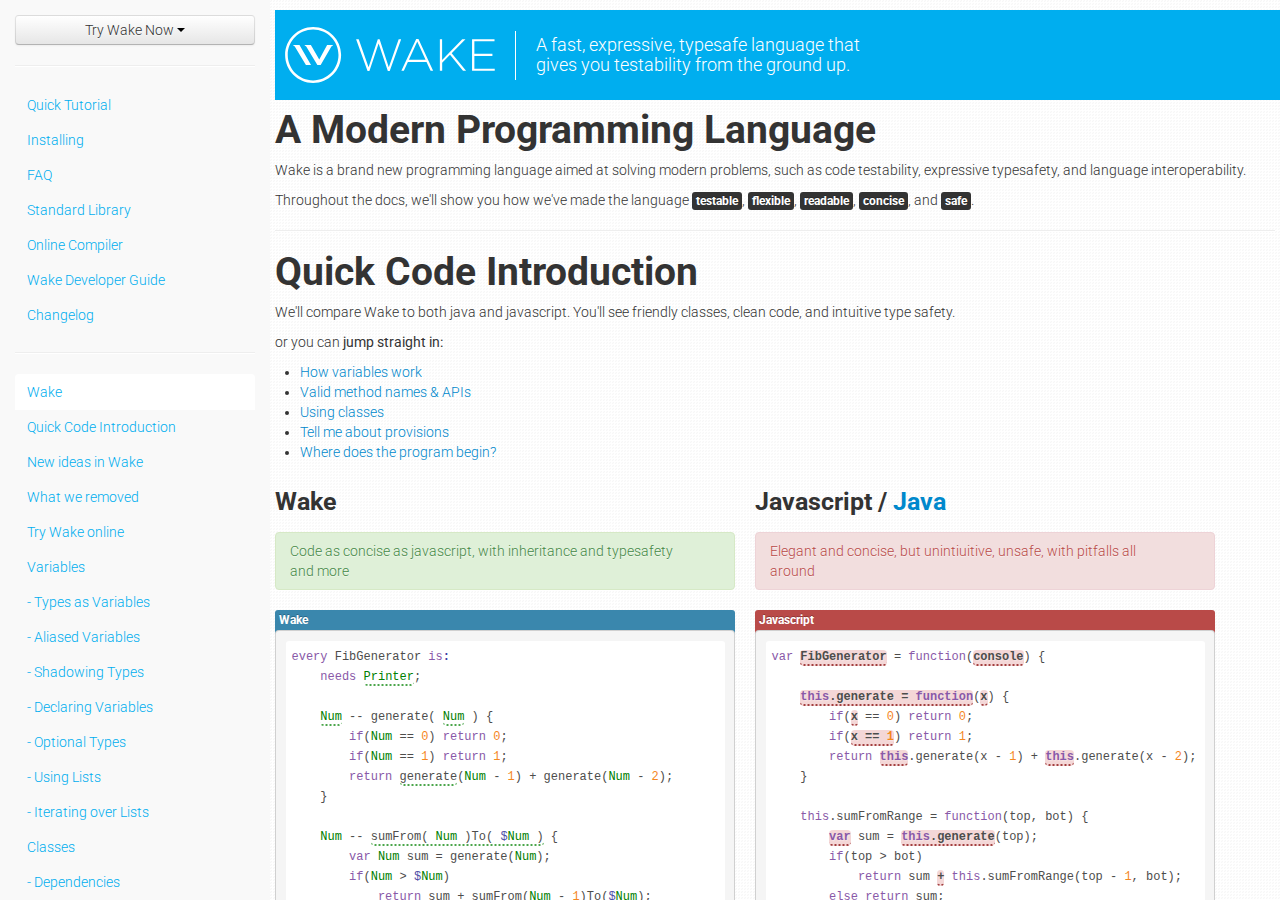
<file: index.html>
<!DOCTYPE html>
<html>
	<head>
		<title>Wake The Language</title>
		<meta name="viewport" content="width=device-width, initial-scale=1.0">
		<!-- Bootstrap -->
		<link href="bootstrap/css/bootstrap.min.css" rel="stylesheet" media="screen">
		<link rel="stylesheet" href="/highlight.js/styles/tomorrow.css">
		<script src="/highlight.js/highlight.pack.js"></script>
		<script src="//ajax.googleapis.com/ajax/libs/jquery/1.10.2/jquery.min.js"></script>
		<script type="text/javascript" src="page.js"></script>
		<link rel="stylesheet" type="text/css" href="page.css">
		<link href='http://fonts.googleapis.com/css?family=Roboto:100,300,400,500,700' rel='stylesheet' type='text/css'>
	</head>
	<body>
		<div class="mynavbar">
				<div class="btn-group" style="width: 100%">
					<a class="btn btn-block dropdown-toggle" data-toggle="dropdown" href="#">
						Try Wake Now
						<span class="caret"></span>
					</a>
					<ul class="dropdown-menu">
						<li><a href="TryWake.php">Try it Online</a></li>
						<li><a href="installing.html">Installation</a></li>
						<li><a href="howto.html">Quick Tutorial</a></li>
						<li><a href="https://github.com/MichaelRFairhurst/wake-compiler">View on Github</a></li>
					</ul>
				</div>
			<hr />
			<ul class="nav nav-tabs nav-stacked">
				<li><a href="howto.html">Quick Tutorial</a></li>
				<li><a href="installing.html">Installing</a></li>
				<li><a href="faq.html">FAQ</a></li>
				<li><a href="std.html">Standard Library</a></li>
				<li><a href="TryWake.php">Online Compiler</a></li>
				<li><a href="contributing.html">Wake Developer Guide</a></li>
				<li><a href="changelog.html">Changelog</a></li>
			</ul>
			<hr />
			<ul class="nav nav-tabs nav-stacked">
				<li><a href="#intro">Wake</a></li>
				<li><a href="#codeinto">Quick Code Introduction</a></li>
				<li><a href="#new">New ideas in Wake</a></li>
				<li><a href="#removals">What we removed</a></li>
				<li><a href="#trywake">Try Wake online</a></li>
				<li><a href="#variables">Variables</a></li>
				<li><a href="#typevariables">- Types as Variables</a></li>
				<li><a href="#aliases">- Aliased Variables</a></li>
				<li><a href="#shadowing">- Shadowing Types</a></li>
				<li><a href="#declarations">- Declaring Variables</a></li>
				<li><a href="#optionals">- Optional Types</a></li>
				<li><a href="#lists">- Using Lists</a></li>
				<li><a href="#iterating">- Iterating over Lists</a></li>
				<li><a href="#classes">Classes</a></li>
				<li><a href="#dependencies">- Dependencies</a></li>
				<li><a href="#properties">- Properties</a></li>
				<li><a href="#inheritance">- Inheritance</a></li>
				<li><a href="#methods">Methods</a></li>
				<li><a href="#invoking">- Invoking Methods</a></li>
				<li><a href="#overloading">- Overloading Methods</a></li>
				<li><a href="#generics">Generics</a></li>
				<li><a href="#provisions">Provisions</a></li>
				<li><a href="#plainprovisions">- Plain Provisions</a></li>
				<li><a href="#specializedprovisions">- Specialized Provisions</a></li>
				<li><a href="#primitiveprovisions">- Providing Primitive Values</a></li>
				<li><a href="#ctorprovisions">- Constructor Provisions</a></li>
				<li><a href="#provisionargs">- Provisions Arguments</a></li>
				<li><a href="#behavioralprovisions">- Behavioral Provisions</a></li>
				<li><a href="#ternaries">Ternary Operators</a></li>
				<li><a href="#annotations">Annotations</a></li>
				<li><a href="#entry">Program entry points</a></li>
			</ul>
		</div>
		<div class="opennav"><button class="btn btn-inverse btn-small"><i class="icon-align-justify icon-white"></i></button></div>
		<div class="content" data-spy="scroll" data-target=".mynavbar">
			<div class="inner-content">

			<div id="intro">
				<div id="logo"><a href="/"><img src="images/wake-logo.svg" alt="Wake Logo"></a></div>
				<p class="logo-label-label"><span class="divider"></span><span>A fast, expressive, typesafe language that<br>gives you testability from the ground up.</span></p>
			</div>
			<h1>A Modern Programming Language</h1>
			<p>Wake is a brand new programming language aimed at solving modern problems, such as code testability, expressive typesafety, and language interoperability.</p>
			<p>Throughout the docs, we'll show you how we've made the language <span class="label label-inverse">testable</span>, <span class="label label-inverse">flexible</span>, <span class="label label-inverse">readable</span>, <span class="label label-inverse">concise</span>, and <span class="label label-inverse">safe</span>.</p>
			<hr />
			<h1 id="codeinto">Quick Code Introduction</h1>
			<p>We'll compare Wake to both java and javascript. You'll see friendly classes, clean code, and intuitive type safety.</p>
			<p>or you can <b>jump straight in:</b></p>
			<ul>
				<li><a href="#variables">How variables work</a></li>
				<li><a href="#methods">Valid method names &amp; APIs</a></li>
				<li><a href="#classes">Using classes</a></li>
				<li><a href="#provisions">Tell me about provisions</a></li>
				<li><a href="#entry">Where does the program begin?</a></li>
			</ul>
			<div class="row">
				<div class="span6">
					<h3>Wake</h3>
					<div class="alert alert-success" immovable>Code as concise as javascript, with inheritance and typesafety and more</div>
					<span class="label label-info">Wake</span>
					<pre><code class="wake"
>every FibGenerator is:
    needs <span class="goodcode" title="Ask and you are guaranteed to receive a capable Printer.">Printer</span>;

    <span class="goodcode" title="The compiler lends a hand, only Nums can be returned.">Num</span> -- generate( <span class="goodcode" title="Only accept Nums, with compact syntax.">Num</span> ) {
        if(Num == 0) return 0;
        if(Num == 1) return 1;
        return <span class="goodcode" title="Compact means of calling class methods">generate</span>(Num - 1) + generate(Num - 2);
    }

    Num -- <span class="goodcode" title="A uniquely clear method naming system">sumFrom( Num )To( $Num )</span> {
        var Num sum = generate(Num);
        if(Num &gt; $Num)
            return sum + sumFrom(Num - 1)To($Num);
        else return sum;
    }

    printUpTo( Num ) {
        if(Num &gt; 0) printUpTo(Num);
        Printer.<span class="goodcode" title="Intuitive method overloading">print</span>(generate(Num));
    }</code></pre>
				</div>
				<div class="span6" id="javascript">
					<h3>Javascript / <a onclick="$('#java').show();$('#javascript').hide();">Java</a></h3>
					<div class="alert alert-error" immovable>Elegant and concise, but unintiuitive, unsafe, with pitfalls all around</div>
					<span class="label label-important">Javascript</span>
					<pre><code class="javascript"
>var <span class="badcode" title="Not clearly a class definition, and in fact, isnt always a class">FibGenerator</span> = function(<span class="badcode" title="You can ask for a console, but cannot guarantee you'll get one.">console</span>) {

    <span class="badcode" title="Unintuitive method syntax.">this.generate = function</span>(<span class="badcode" title="There is no way of knowing if x is a number, or even exists at all.">x</span>) {
    	if(<span class="badcode" title="If this were misspelled (or capitalized) there would be no errors revealed until runtime.">x</span> == 0) return 0;
        if(<span class="badcode" title="Passing a string into this function is legal, and will never equal one or zero, and therefore will result in an endless loop.">x == 1</span>) return 1;
        return <span class="badcode" title="Overly verbose method calls">this</span>.generate(x - 1) + <span class="badcode" title="If generate were a private method, 'this' would be unusable, which is only revealable at runtime.">this</span>.generate(x - 2);
    }

    this.sumFromRange = function(top, bot) {
        <span class="badcode" title="The var keyword is easily forgotten, resulting in overwriting global variables.">var</span> sum = <span class="badcode" title="Unsafe. Generate can be redefined to any function with any return type.">this.generate</span>(top);
        if(top &gt; bot)
            return sum <span class="badcode" title="If either operand returns strings, the result is '12' rather than '3'.">+</span> this.sumFromRange(top - 1, bot);
        else return sum;
    }

    this.printUpTo = function(x) {
        if(x &gt; 0) this.printUpTo(x);
    	<span class="badcode" title="No compiler warning for using a console that may not exist.">console.log</span>(this.generate(x));
    }
}</code></pre>
				</div>
				<div class="span6" style="display:none" id="java">
					<h3><a onclick="$('#java').hide();$('#javascript').show();">Javascript</a> / Java</h3>
					<div class="alert alert-error" immovable>Powerful and typesafe at the expense of clunky boilerplate</div>
					<span class="label label-important">Java</span>
					<pre><code class="java"
>class FibGenerator {

    <span class="badcode" title="Part one of three in requiring a printer. Verbose, and ultimately our printer may still be null.">private Printer printer;</span>

    <span class="badcode" title="Allowing public constructors enables the untestable and unnecessary singleton pattern.">public</span> <span class="badcode" title="Unintuitive constructor syntax.">FibGenerator</span>(<span class="badcode" title="Repetitive type declaration">Printer</span> <span class="badcode" title="Meaningless name creation to keep myprinter distinct from printer">myprinter</span>) {
        <span class="badcode" title="Step three in requiring a printer">printer = myprinter</span>;
    }

    <span class="badcode" title="No convention over configuration, public and private must always be specified.">public</span> int generate(<span class="badcode" title="verbose type systems can encourage programmers to use uninformative names like 'x'">int x</span>) {
        if(x == 0) return 0;
        if(x == 1) return 1;
        return generate(x - 1) + generate(x - 2);
    }

    public int sumFromRange(int top, int bot) {
        <span class="badcode" title="Declarations can at any point be overriding previous declarations, making the original variable unusable until scope ends, often with no compiler error.">int sum</span> = generate(top);
        if(top &gt; bot)
            return sum + sumFromRange(top - 1, bot);
        else return sum;
    }

    public void printUpTo = function(int x) {
        if(x &gt; 0) printUpTo(x);
        myprinter.print(this.generate(x).<span class="badcode" title="Casting strings and ints can take micromanaging from the programmer.">toString</span>());
    }</code></pre>
				</div>
			</div>
			<hr />
			<h1 id="new">New ideas in Wake</h1>
			<p>We've both created and borrowed some cutting edge ideas.</p>

			<div class="row">
				<div class="span3">
					<h4>Provisions</h4><span class="label label-inverse">testable</span> <span class="label label-inverse">flexible</span>
				</div>
				<div class="span5">
					<br /><blockquote>Use provisions to keep a testable and extensible seam between every class.</blockquote>
				</div>
				<div class="span4">
					<br /><div class="alert alert-success" immovable>This makes testability and flexibility a language feature.</div>
				</div>
			</div>

			<div class="row">
				<div class="span3">
					<h4>Type Inference</h4><span class="label label-inverse">concise</span>
				</div>
				<div class="span5">
					<br /><blockquote>Keep the expressive, clean look of dynamic languages, with a safe type system.</blockquote>
				</div>
				<div class="span4">
					<br /><div class="alert alert-success" immovable>This saves you time writing, reading, and refactoring code.</div>
				</div>
			</div>

			<div class="row">
				<div class="span3">
					<h4>Constructor Properties</h4><span class="label label-inverse">testable</span> <span class="label label-inverse">concise</span>
				</div>
				<div class="span5">
					<br /><blockquote>Reduce boiler-plate code by making constructor arguments exactly like properties.</blockquote>
				</div>
				<div class="span4">
					<br /><div class="alert alert-success" immovable>This makes best practices like Aspect-Oriented-Programming intuitive.</div>
				</div>
			</div>

			<div class="row">
				<div class="span3">
					<h4>Two-way polymorphism</h4><span class="label label-inverse">testable</span> <span class="label label-inverse">flexible</span>
				</div>
				<div class="span5">
					<br /><blockquote>Eventually will add this.</blockquote>
				</div>
				<div class="span4">
					<br /><div class="alert alert-success" immovable>This creates testable inheritance by increasing expressive object design.</div>
				</div>
			</div>

			<div class="row">
				<div class="span3">
					<h4>Compilation targets as a language feature</h4><span class="label label-inverse">flexible</span>
				</div>
				<div class="span5">
					<br /><blockquote>A goal of Wake is to compile into anything -- .net, java, javascript, and assembly</blockquote>
				</div>
				<div class="span4">
					<br /><div class="alert alert-success" immovable>This makes Wake libraries usable in every one of your projects.</div>
				</div>
			</div>

			<div class="row">
				<div class="span3">
					<h4>Closures</h4><span class="label label-inverse">flexible</span> <span class="label label-inverse">concise</span>
				</div>
				<div class="span5">
					<br /><blockquote>Wake is part of a small class of strongly-typed, object oriented languages with functional coloring.</blockquote>
				</div>
				<div class="span4">
					<br /><div class="alert alert-success" immovable>This adds concise, elegant, rapid-development to your scalable enterprise apps.</div>
				</div>
			</div>

			<hr />

			<h1 id="removals">What Wake did without</h1>
			<p>Any poor feature in a language can prevent the addition of a powerful one. We made some hard choices to create a strong cocktail of ideas.</p>
			<table class="table">
				<tr>
					<th>What we cut</th>
					<th>Why we cut it</th>
					<th>What it enabled</th>
				</tr>
				<tr>
					<td><b>Static methods</b></td>
					<td><div class="alert alert-error" immovable>Using a static method from a procedure hard-codes implementation rather than interface, decreasing flexibility and testability</div></td>
					<td><span class="label label-success">FIXED</span> You can (and usually should) now use exact type names as variable names, meaning more clarity and fewer keystrokes.</td>
				</tr>
				<tr>
					<td><b>The <code>new</code> keyword</b></td>
					<td><div class="alert alert-error" immovable><code>new</code> mixes application APIs with implementations, and has been replaced with 'provisions.'</div></td>
					<td><span class="label label-success">FIXED</span> Constructors directly translate to properties since they are not functions.</td>
				</tr>
				<tr>
					<td><b>Interface/extension distinction</b></td>
					<td><div class="alert alert-error" immovable>A common best practice is to create an interface for every class, even before its used, resulting in junk code and extra boilerplate.</div></td>
					<td><span class="label label-success">FIXED</span> In Wake you can use any class as an interface, making everything driven by APIs without any additional code.</td>
				</tr>
				<tr>
					<td><b>Abstract classes</b></td>
					<td><div class="alert alert-error" immovable>Abstract classes are a combination of an interface and a class, or a means of locking a class to static methods.</div></td>
					<td><span class="label label-success">FIXED</span> We let the compiler tell you if a class is incomplete, not vice versa, without any management on your part.</td>
				</tr>
				<tr>
					<td><b>Primitive types</b></td>
					<td><div class="alert alert-error" immovable>Primitive types are fast, but without methods they require external behavior to manipulate them.</div></td>
					<td><span class="label label-success">FIXED</span> The compiler handles autoboxing primitives into objects - <code>Num</code>, <code>Bool</code>, <code>Text</code>, etc - and lets you code without managing the conversion.</td>
				</tr>
				<tr>
					<td><b>Cryptic keywords</b></td>
					<td><div class="alert alert-error" immovable><code>Abstract</code>, <code>virtual</code>, <code>volatile</code>, and other cryptic keywords from the 1970s convey very little about what they actually do.</div></td>
					<td><span class="label label-success">FIXED</span> New programmers will find every keyword to be simple, and meaningful, from <code>Text</code> to <code>capable</code> to <code>needs</code>.</td>
				</tr>
			</table>

			<div class="hero-unit" id="trywake">
				<h1 id="trywake">Try Wake Online</h1>
				<p>We handled installing it for you, and with javascript as a compile target, you can run it all right in your browser</p>
				<h3><a href="TryWake.php">Try Wake Online</a></h3>
			</div>

			<hr />

			<h1 id="variables">Making The Most Of Wake Variables</h1>
			<div class="alert alert-success">Variables in Wake come in three forms, all with the goal of meaningful names in minimal keystrokes.</div>
			<h3 id="typevariables">1. Typenames as variables <span class="label label-inverse">concise</span> <span class="label label-inverse">readable</span></h3>
			<p>Since we got rid of static methods, we can save you from repeating yourself meaninglessly in domain-driven code.</p>
			<div class="row">
				<div class="span6">
					<span class="label label-info">Wake</span>
					<pre><code class="wake"
>every Person is:

    needs <span class="goodcode" title="You can tell the compiler its a Num called ID, or, when you want, simply call it a Num.">Num</span>;

    Num -- getId() {
        return <span class="goodcode" title="Here we use our Num ID, that we simply chose to call 'Num.'">Num</span>;
    }

    Bool -- isSameAs(<span class="goodcode" title="Save yourself writing 'Person' twice, and you get the benefit of knowing that Person is a Person.">Person</span>) {
        return getId() == <span class="goodcode" title="Clear, concise, and the programmer knows the type as well as the compiler.">Person</span>.getId();
    }</code></pre>
				</div>
				<div class="span6">
					<span class="label label-important">Java</span>
					<pre><code class="java"
>class Person {

    private <span class="badcode" title="Here we must say its an int, and even though that is often enough to make it unique, we must also name it.">int id</span>;

    public Person(int <span class="badcode" title="Here we have made a useless name to explain that this is not the same Num as the property. The programmer juggles what this means and determines it is a useless distinction.">myid</span>) {
        id = myid;
    }

    public int getId() {
        return id;
    }

    public bool isSameAs(<span class="badcode" title="Here we write this out twice for no good reason, or we name it something else when we only truly care that this variable is a Person.">Person person</span>) {
        return getId() == <span class="badcode" title="This looks almost exactly like a static method call, meaning descriptive variable names can actually create confusion.">person</span>.getId();
    }
}</code></pre>
				</div>
			</div>
			<h3 id="aliases">2. Aliasing <span class="label label-inverse">readable</span> <span class="label label-inverse">safe</span></h3>
			<p>In our previous example, calling a person's ID <code>Num</code> is a bit ambiguous. When a type isn't meaningful for a context, use aliases.</p>
			<p>To aid the compiler, we must write aliases in lowercase, to hint that its not a type. But luckily, it turns out that the same idea is useful to humans as well. It also allows us to write aliases before or after our type to make our code more literate.</p>
			<div class="row">
				<div class="span6">
					<span class="label label-info">Wake</span>
					<pre><code class="wake"
>every Person is:

    needs Num <span class="goodcode" title="Here we give our Num a name.">id</span>;

    Num -- getId() {
        return <span class="goodcode" title="Here we use our Num by its alias, id. We know that it is not a typename.">id</span>
    }

    setIdThenSave(<span class="goodcode" title="You can precede variables with aliases.">newid Num</span>, <span class="goodcode" title="You can also precede variables by their type.">Bool recursively</span>) {
        ...
    }</code></pre>
				</div>
				<div class="span6">
					<span class="label label-important">Java</span>
					<pre><code class="java"
>class Person {

    private int id;

    public Person(int myid) {
        id = myid;
    }

    public int getId() {
        return id;
    }

    public void setIdThenSave(<span class="badcode" title="Sometimes functions read better with types first or second, but you have no choice.">int id</span>, bool recursively) {
        //...
    }
}</code></pre>
				</div>
			</div>
			<h3 id="shadowing">3. Shadowing <span class="label label-inverse">concise</span> <span class="label label-inverse">safe</span></h3>
			<p>Following from the idea that the most meaningful name for a variable often <i>is</i> its type, we have a problem with places like 'setter' methods. The new value is of the same type as the old value, but they must be distinguished.</p>
			<p>Instead of creating meaningless aliases as we arguably did with <code>newid</code>, we can add <code>$</code> to preserve type information while also creating a unique instance</p>
			<span class="label label-info">Wake</span>
			<pre><code class="wake"
>every NumContainer is:

    needs Num;

    Num -- setToNotGreaterThan(<span class="goodcode" title="Here, all we really care about is that Num and $Num are different variables; we don't force you to come up with a unique name.">$Num</span>) {
        if(Num &gt; <span class="goodcode" title="While this can be confusing, this is a usage of $Num the argument rather than Num the property. We let you decide when its appropriate, such as short statements and algorithms.">$Num</span>) Num = $Num;
    }</code></pre>
			<h3 id="declarations">Declaring variables <span class="label label-inverse">concise</span> <span class="label label-inverse">safe</span></h3>
			<p>All these variable names are usable in declarations when preceded with <code>:</code>, or when in properties</p>
			<span class="label label-info">Wake</span>
			<pre><code class="wake"
>every DeclarationExample is:

    <span class="goodcode" title="Here we define an object property.">with Num here = 4;</span>
    with some Num = 4;
    with $Num = 4;
    <span class="goodcode" title="Properties can be public.">with public Num too = 5;</span>

    <span class="goodcode" title="Here we define dependencies.">needs another Num, $$Num, Num again;</span>

    declareThem() {
        <span class="goodcode" title="Here we define variables within a method.">var local Num = 4;</span>
        var second Num = 4;
        var $$$Num = 5;
        <span class="badcode" title="Compiler error! In Wake you cannot redefine variables.">var Num = 3</span>;
    }</code></pre>

			<h3 id="optionals">Optional Types <span class="label label-inverse">typesafe</span></h3>
			<p>Wake will guarantee the existence of most variables, arguments, and return types. This prevents rogue NullPointerExceptions, or segfaults, or fatal errors that large apps in other languages frequently succumb to.</p>
			<p>The flip side to this is that when a value may not exist, it must be declared <i>optional</i> with <code>?</code>. Before using an optional type, the compiler ensures you have accounted for the possibility of it not existing with <code>exists</code> clauses.</p>
			<span class="label label-info">Wake</span>
			<pre><code class="wake"
>every OptionalTypeUsage is:

    Num? -- mayReturnAnNumAndAcceptsAn(Num?) {
        <span class="goodcode" title="You can always assign a real type to an optional one.">Num = 5;</span>
        <span class="goodcode" title="You can always set an optional type to Nothing.">Num = Nothing;</span>
        <span class="goodcode" title="This checks if Num is not Nothing. Inside this block, Num is no longer an optional type.">if Num exists {</span>
            return Num + 7;
        } else {
            return Nothing;
        }
    }
</code></pre>
			<h3 id="lists">Using Lists <span class="label label-inverse">typesafe</span></h3>
			<div class="alert alert-warning">
				For ease of use, the type returned by T[x] is a T, and not a T?. For this reason, getting an unassigned list index will throw an exception so that the type system is happy. Safe array accesses which return T? and do not throw are on the way.
			</div>
			<p>Lists (called Arrays in many other languages) are a way of storing sets of a particular type. They are incredibly useful.</p>
			<span class="label label-info">Wake</span>
			<pre><code class="wake"
>every ListUsage is:

    methodWithListArgument(<span class="goodcode" title="Here we accept a list of Nums">Num[]</span>) {
        <span class="goodcode" title="Set the first Num in the list.">Num[0] = 5;</span>
        <span class="goodcode" title="Declare an empty list of Nums again.">var $Num[] = [];</span>
        <span class="goodcode" title="Declare a list of Nums again, except with three starting values.">var $$Num[] = [1, 2, 3];</span>
        <span class="goodcode" title="Declare a list lists of Nums, containing our lists of Nums.">var combined Num[][] = [Num[], $Num[], $$Num[]];</span>
    }</code></pre>
			<div class="alert alert-warning">You will get an error if you try to declare <code>Num[]</code> in the same scope as <code>Num[][]</code>, and for good reason.</div>
			<p>Unless lists of lists in wake to look like <code>Num[][0]</code> or <code>Num[0][]</code>, we must face an ambiguity problem when <code>Num[]</code> and <code>Num[][]</code> share a scope. Since <code>Num[0]</code> is the correct syntax for both of these variables, the compiler forces you to rename one or the other. This is not the case for <code>Num[]</code> and <code>Num</code>.</p>
			<hr />

			<h3 id="iterating">Iterating over Lists <span class="label label-inverse">concise</span> <span class="label label-inverse">readable</span> <span class="label label-inverse">typesafe</span></h3>
			<p>Since Wake blurs the line between variables and types, we can boast the smallest foreach loop of any language.</p>
			<span class="label label-info">Wake</span>
			<pre><code class="wake"
>every PersonDatabase is:

    delete(Person[]) {
        foreach(<span class="goodcode" title="The compiler reduces Person[] to Person, and performs the following code for each person in our list.">Person[]</span>) Person.delete();
    }</code></pre>
			<div class="alert alert-success">This works as you would expect for shadowed variables, where <code>$Person[]</code> becomes <code>$Person</code>. And it also works for expressions, where <code>foreach(db.getPeople())</code> lets you iterate over <code>Person</code>, since the compiler knows your db returns <code>Person[]</code>.</div>
			<p>Wake also plans to supports giving custom names to the items you iterate over, and will soon support getting the index at the same time.</p>
			<span class="label label-info">Wake</span>
			<pre><code class="wake"
>every PersonDatabase is:

    delete(Person[]) {
        foreach(<span class="goodcode" title="Explicitly name the variable you're iterating over.">$Person</span> in Person[]) $Person.delete();
        foreach(person in Person[]) person.delete();
        foreach(Person[] <span class="goodcode" title="Sometimes its important to know the index of which Person you're iterating over.">at Num</span>) <span class="goodcode" title="Make each person greet themselves - Person and Person[Num] are equivalent.">Person.greet(Person[Num]);</span>
        foreach(person in Person[] at Num) person.greet(Person[Num]);
    }</code></pre>
			<br />

			<h1 id="classes">Classes in Wake <span class="label label-inverse">concise</span> <span class="label label-inverse">readable</span></h1>
			<p>Wake is a truly Object Oriented language, and should come with few surprises here.</p>
			<p>In Wake, everything is an object. A class declaration begins with the keyword <code>every</code> as seen below. Within that definition can be properties, dependencies, a constructor, methods, and provisions.</p>
			<span class="label label-info">Wake</span>
			<pre><code class="wake"
>every MyClass is:
    <span class="goodcode" title="Here we have an object property.">with public Text name;</span>
    <span class="goodcode" title="Properties default to private.">with Text ssn;</span>

    needs <span class="goodcode" title="Here we have dependencies. The object cannot exist without them.">Num id, Printer</span> then {
        <span class="goodcode" title="You can declare 'needs nothing then {...} to have a constructor with no dependencies.">// constructor body</span>
    }

    <span class="goodcode" title="Provisions; the details are in their own section.">provides Text:URL &lt;- 'http://www.wakelang.com';</span>

    <span class="goodcode" title="A method declaration.">Text -- getSSNLastFour() {</span>
        // ...
    }</code></pre>
			<h3 id="dependencies">Dependencies <span class="label label-inverse">concise</span> <span class="label label-inverse">testable</span></h3>
			<p>When an object is constructed, first the dependencies are all resolved by means of provisions. This means that you can simply say your object <code>needs Printer</code>, and you will always have one.</p>
			<span class="label label-info">Wake</span>
			<pre><code class="wake"
>every FileStream is:
    needs Text filename, <span class="goodcode" title="needs can be public properties, too.">public OutStream;</span></code></pre>
			<h3 id="properties">Properties <span class="label label-inverse">flexible</span></h3>
			<p>At this point the object has its dependencies met, and each property can use the needs in their initialization. Then the constructor is called.</p>
			<span class="label label-info">Wake</span>
			<pre><code class="wake"
>every IncrementingProperties is:
    needs Num starter, Printer {
        Printer.print(<span class="goodcode" title="By now, the property sum exists.">sum</span>);
    }

    with Num <span class="goodcode" title="When plusone is declared, starter already exists since its a dependency.">plusone = starter + 1;</span>
    with Num <span class="goodcode" title="Since plustwo is declared after plusone, we can use it to evaluate its initial value.">plustwo = starter + 2;</span></code></pre>
			<h3 id="inheritance">Inheritance <span class="label label-inverse">testable</span> <span class="label label-inverse">flexible</span> <span class="label label-inverse">readable</span></h3>
			<p>Every class can be inherited with or without keeping behavior, with the keywords <code>a</code>/<code>an</code>, and <code>capable</code>. Usually in small projects the point of inheritance is to copy the code from that class, however, it is not always desirable. If you use <code>capable</code>, you must rewrite the methods of your child class. These actions are called <i>extending</i> vs <i>implementing</i>.</p>
			<p>An additional value to implementing classes with <code>capable</code> instead of extending classes with <code>a</code>/<code>an</code>, is that you can implement multiple classes even though you can only extend one class.</p>
			<p>An object which extends or implements another class can be used as that subclass elsewhere in the code.</p>
			<span class="label label-info">Wake</span>
			<pre><code class="wake"
>every BaseClass is:

    myMethod(Printer) {
        Printer.print("BaseClass");
    }

every SubClass (<span class="goodcode" title="Subclass extends BaseClass, meaning SubClass can use myMethod off of BaseClass.">a BaseClass</span>, <span class="goodcode" title="We implement Printer, meaning we must declare the method print().">capable Printer</span>) is:

    needs Printer;

    <span class="goodcode" title="Here we define Printer.print() so we can be a capable printer.">print(Text)</span> {
       Printer.print("SubClass printing: " + Text);
    }

    <span class="goodcode" title="Running this method will output &quot;SubClass printing: BaseClass&quot;">useThisAsPrinter</span>() {
        <span class="goodcode" title="Use BaseClass.myMethod since SubClass is a BaseClass. You can also do this with parent.myMethod()">myMethod</span>(<span class="goodcode" title="We can send 'this' as the argument of myMethod(Printer) since SubClass is a capable Printer.">this</span>);
    }</code></pre>
			<hr />
			<h1 id="methods">Valid Methods in Wake <span class="label label-inverse">concise</span> <span class="label label-inverse">readable</span></h1>
			<div class="alert alert-info">
				Methods in Wake can look strange at first. The changes are simple and make your APIs read like sentences.
			</div>
			<p>In java, a detailed method signature may look like:</p>
			<code style="display: block">addExaminerToContractWithMedicalCompany(Examiner examiner, MedicalCompany company)</code>
			<p>We decided we can do better. In Wake you could rewrite that method as:</p>
			<code style="display: block">add(Examiner)ToContractWith(MedicalCompany)</code>
			<p>Here are some examples:</p>
			<span class="label label-info">Wake</span>
			<pre><code class="wake"
>every MethodExample is:
    ReturnType -- methodWithReturn() {}
    methodWithNoReturnValue() {}
    abstractMethodWithNoImplementation();
    methodWithArgument(Num) {}
    methodWithArgument(this Num) {}
    methodWithArgument(Num here) {}
    methodWith(Num)ArgumentAnd(Text)Argument() {}</code></pre>
			<h3 id="invoking">Invoking Methods <span class="label label-inverse">readable</span></h3>
			<p>Invoking methods (that is, calling a method's code on a particular object and argument set) looks almost exactly like defining one.</p>
			<span class="label label-info">Wake</span>
			<pre><code class="wake"
>every MethodInvoker is:

    methodWithArgument(Bool) {
        <span class="goodcode" title="Now that we've defined methodWithArgument(Bool), we invoke it inside a Wake statement.">methodWithArgument(!Bool);</span>
    }</code></pre>
		<h3 id="overloading">Method Overloading <span class="label label-inverse">readable</span> <span class="label label-inverse">concise</span></h3>
		<div class="alert alert-warning">Method overloading can create more confusion than it prevents. As a general rule, avoid using overloading and aliases together for the clearest code.</div>
		<p>Method overloading exists in C++ and java. A method can accept differently typed objects, and have different behaviors for each. Used properly, it creates shorter method names that focus on behavior rather than implementation.</p>
			<span class="label label-info">Wake</span>
		<pre><code class="wake"
>every CrossTypeComparator is:
    Bool -- compare( Text )And( $Text ) {
        <span class="goodcode" title="Here we can write code that returns if a Text comes alphabetically before another.">//...</span>
    }

    Bool -- compare( Num )And( $Num ) {
        <span class="goodcode" title="Here we can write code that returns if a Num is less than the other.">return Num &lt; $Num;</span>
    }</code></pre>
		<hr />
		<h3 id="generics">Generics <span class="label label-inverse">flexible</span> <span class="label label-inverse">typesafe</span></h3>
		<p>Like Java, C#, and other languages, wake supports generic types.</p>
		<div class="alert alert-info">Generics are required for a powerful static type system. Unlike wake, Java and C# did not have generics in early versions. As such, the type safety and performance of arrays in these languages was thrown out to accomodate missing flexibility. Wake had generics from version one and does not suffer these drawbacks.</div>
		<div class="alert alert-info">The wake syntax uses curly braces instead of angle brackets for generics. This simple difference speeds up compilation and makes parsing easier for independent programs, as it is a 100% context-free grammar.</div>
		<div class="alert alert-error">These examples use function types that are not yet implemented.</div>
			<span class="label label-info">Wake</span>
		<pre><code class="wake"
>every CalculationCache<span class="goodcode" title="A calculation cache holds a value of any type T.">{T}</span> is:
    with <span class="goodcode" title="This may hold an integer, text, a class, or even yet another calculation cache. Calling code decides.">T?</span> = <span class="goodcode" title="Begin the cache as empty">nothing</span>;
    needs <span class="goodcode" title="Store the function to calculate the value">T -- fn()</span> calculation;
    <span class="goodcode" title="Here we provide the calculated value of type T.">T</span> -- getValue() {
        if(<span class="goodcode" title="Use our type T by its typename since it was not aliased.">T</span> == nothing) {
            T = calculation();
        }
        return T;
    }</code></pre>
	<p>The type information of a generic is deffered until the moment where its used. For those unfamiliar with generics, using one would look like this.</p>
			<span class="label label-info">Wake</span>
		<pre><code class="wake"
>every Squarer is:
    needs Num;
    provides <span class="goodcode" title="Specific variations of generics can be properties, provisions, needs, and more.">CalculationCache{Num};</span>
    with CalculationCache{Num} <span class="goodcode" title="Create a calculation cache that squares Num">&lt;(Num -- fn() { return Num * Num; }) this;</span>
    Num -- get() {
        return CalculationCache.getValue();
    }</code></pre>
		<hr />
		<h1 id="provisions">Provisions <span class="label label-inverse">flexible</span> <span class="label label-inverse">testable</span> <span class="label label-inverse">typesafe</span></h1>
		<p>Testability was a huge goal of Wake's design. We were inspired by dependency injection frameworks to make a faster, typesafe means of binding dependencies to behavior. What we came up with is provisions.</p>
		<p>What in other languages may be a static method, or a call to <code>new</code> another object, or a helper function call, instead is fetched from a provider. Here we look at how.</p>
			<span class="label label-info">Wake</span>
		<pre><code class="wake"
>every UsesProvider is:

    needs <span class="goodcode" title="This dependency will be provided by whatever provision made our UsesProvider object.">Provider</span>, <span class="goodcode" title="We can mark provisions with labels matched at compile time.">DependentClass:Special</span> then {
        <span class="goodcode" title="This is just syntactic sugar, it takes a Printer from our provider and assigns it to the variable Printer.">var Printer from Provider;</span>
        <span class="goodcode" title="Here a printer is fetched from our Provider object, but not assigned to a variable.">(Printer from Provider)</span>.print(Text);
    }</code></pre>
		<h3 id="plainprovisions">Defining Plain Provisions <span class="label label-inverse">concise</span> <span class="label label-inverse">typesafe</span></h3>
		<p>A plain provision simply marks that your class can provide a type. The compiler will ensure that you can provide all of that type's dependencies as well.</p>
			<span class="label label-info">Wake</span>
		<pre><code class="wake"
>every Provider is:

    provides <span class="goodcode" title="As in UsesProvider above, this means anywhere you have a Provider you can get a Printer from it.">Printer</span>, OtherClass;</code></pre>

		<h3 id="subtypeprovisions">Providing Subtypes <span class="label label-inverse">flexible</span> <span class="label label-inverse">testable</span> <span class="label label-inverse">typesafe</span></h3>
		<p>The point of provisions is to make all dependencies or created objects be replacable with subtypes, at the creator's discretion. This is called Inversion Of Control. You can provide mock objects for testing, easily swap logging methods, and more.</p>
			<span class="label label-info">Wake</span>
		<pre><code class="wake"
>every Provider is:

    provides Printer &lt;- <span class="goodcode" title="Easily suppress output of your application by swapping one class">DisabledPrinter</span>;</code></pre>

		<h3 id="specializedprovisions">Specialized Provisions <span class="label label-inverse">typesafe</span> <span class="label label-inverse">flexible</span></h3>
		<p>Sometimes a classname is not detailed enough to know your dependencies will be properly provided. Using what we call Specialties, you can provide and require specific objects.</p>
			<span class="label label-info">Wake</span>
		<pre><code class="wake"
>every DBProvider is:

    provides
        <span class="goodcode" title="This is just a plain provision.">User</span>,
        <span class="goodcode" title="Here we provide a connection by name Default. Note that this is still a plain provision. This is required since we provide User.">DBConnection:Default</span>;

every User is:

    needs <span class="goodcode" title="Here we require the Default DBConnection.">DBConnection:Default</span>;</code></pre>
		<h3 id="primitiveprovisions">Primitive Provisions <span class="label label-inverse">typesafe</span></h3>
		<p>Primitive provisions cannot be plain, since the compiler can't tell you what Num to provide. Additionally, they must be specified, to ensure you get the right value. These are the equivalent of constants in Wake, and bind directly to a primitive value.</p>
			<span class="label label-info">Wake</span>
		<pre><code class="wake"
>every PrimitiveProvider is:

    provides Text:Username &lt;- "MyUser", Num:Port &lt;- 3306;</code></pre>

		<h3 id="ctorprovisions">Constructor Provisions <span class="label label-inverse">flexible</span></h3>
		<p>We call this constructor provision since it most closely resembles constructors in languages like Java. However, it is merely a way of matching provisions to specific dependencies.</p>
			<span class="label label-info">Wake</span>
		<pre><code class="wake"
>every Provider is:
    provides
        Num:Port &lt;- 3307,
        Text:Username &lt;- "Test",
        DBConnection:Test &lt;- DBConnection(<span class="goodcode" title="If a DBConnection accepts any Text username, we can create specialized connections by letting the provider find the right Username and Port.">Text:Username, Num:Port</span>),
        <span class="goodcode" title="Constructor provisions do not require specialization.">User</span> &lt;- <span class="goodcode" title="Constructor provisions can be used with subtype provision simultaneously.">TestUser</span>(DBConnection:Test);</code></pre>
		<p>If a class with needs extends another class with needs, constructor provisions require that you supply all of these. When doing this, supply the childclass needs first, and then the parent class needs, in that order. And don't worry, the compiler will make sure you don't mess up.</p>

		<h3 id="provisionargs">Provision Arguments <span class="label label-inverse">flexible</span> <span class="label label-inverse">typesafe</span> <span class="label label-inverse">testable</span></h3>
		<p>Not all object needs should be satisfied by the dependency injection in wake. We stil want to be able to pass in values when we call a provision. Providers can be coded up to do this.</p>
			<span class="label label-info">Wake</span>
		<pre><code class="wake"
>every Person in:
    needs Text firstname, Text lastname;

every PersonProvider is:
    provides Person &lt;- Person(<span class="goodcode" title="The beginning ? shows that we are declaring the type of dependency we're asking for. Here we ask for the first name.">?Text</span>, <span class="goodcode" title="Here we provide the second need of Person, the lastanem.">?Text</span>);

    usePersonProvision() {
        var <span class="goodcode" title="Here we pass the arguments 'Bobby' and 'Ratsnest' into the first and last name arguments of our provision, and name the resulting variable 'Person'.">Person('Bobby', 'Ratsnest')</span> from this;
        var <span class="goodcode" title="Aliases before the type name look like what you would expect.">second</span> Person("Bobby", "Ratsnest") from this;
        var Person <span class="goodcode" title="When putting the alias of a variable after the name of the type, you use a slightly c++style syntax.">three("Bobby", "Ratsnest")</span> from this;
    }</code></pre>
		<div class="alert alert-info">The syntax <code>?Text</code> has two purposes. Firstly, it documents the need types on the API where you will look for them: the provider you are using. Secondly, it allows you to ask for a more specific type than the object you're providing actually requires. i.e., when providing an object which only <code>needs</code> a <code>Printer</code>, you could ask for a <code>CachingPrinter</code> instead.</div>
		<p>For classes that inherit needs, follow the instructions in the <a href="#ctorprovisions">Constructor Provisions</a> section on which order to specify them.</p>
		<h3 id="behavioralprovisions">Behavioral Provisions <span class="label label-inverse">flexible</span></h3>
		<p>Provisions can be treated as a code body with a return type where necessary. Note that the end result must be a provision; however it can be used to configure objects or provide different objects conditionally, or create a singleton.</p>
			<span class="label label-info">Wake</span>
		<pre><code class="wake"
>every Provider is:

    needs <span class="goodcode" title="Require an unconfigured session.">Session</span> then {
        Session.<span class="goodcode" title="Configure our Session so it is provided properly">loadFile</span>(<span class="goodcode" title="Retrieve our own SessionFile path">Text:SessionFile &lt; this</span>);
    }

    provides
        Text:SessionFile,
        Session &lt;- <span class="goodcode" title="This, together with our constructor, guarantees that we only distribute one session, and that its been properly loaded.">{ return Session; }</span>;</code></pre>
		<p>You can also have arguments to your behavioral provisions, so that you can mock out provisions with arguments, and/or perform your own unique operations required.</p>
		<pre><code class="wake"
>every Provider is:
    needs BabyMaker;
    provides Child &lt;- <span class="goodcode" title="Ask for two people that will construct your child">(Person dad, Person mom)</span> {
        return BabyMaker.makeBabyWithFather(<span class="goodcode" title="You can use these arguments like you would in any function">dad</span>)AndMother(mom);
    };</code></pre>

		<h3 id="ternaries">Ternary Operators <span class="label label-inverse">readable</span> <span class="label label-inverse">concise</span></h3>
		<p>Wake uses python style ternary operators, which are more readable than the c-style <code>:?</code> approach.</p>
			<span class="label label-info">Wake</span>
		<pre><code class="wake"
>every MyClass

    Num -- myMethod(Bool) {
        return <span class="goodcode" title="Return 4 on the true case of our condition">4</span> if <span class="goodcode" title="The value of this Bool variable determines if we evaluate the left or right expression">Bool</span> else <span class="goodcode" title="Return 5 when our variable Bool is false">5</span>;
    };</code></pre>

		<h3 id="annotations">Annotations <span class="label label-inverse">readable</span> <span class="label label-inverse">testable</span> <span class="label label-inverse">flexible</span></h3>
		<p>Wake now has unchecked annotations. We have a plan to typecheck the values you use, in which annotations, on what parts of your source code. But for now, you can freely annotate classes, methods, and needs with values such as Texts, Bools, Nums, and even nothing. This is currently used by our unit test library, but can be used for so so much more.<p>
			<span class="label label-info">Wake</span>
		<pre><code class="wake"
><span class="goodcode" title="The wUnit unit testing library can use compile-time reflection to see that this is a test class.">@TestClass</span>
<span class="goodcode" title="Annotations are totally unrestricted. You can use reflection to find these annotated classes and do whatever you want with them">@MadeUpAnnotation("hello", false, 123, nothing)</span>
every MyClass

    needs
        <span class="goodcode" title="Annotations are totally unrestricted. You can use reflection to find these annotated classes and do whatever you want with them">@MadeUpAnnotation("hello", false, 123, nothing)</span>
        Printer;

    <span class="goodcode" title="The wUnit unit testing library can use compile-time reflection to see that this method is a unit test.">@Test</span>
    <span class="goodcode" title="Annotations are totally unrestricted. You can use reflection to find these annotated classes and do whatever you want with them">@MadeUpAnnotation("hello", false, 123, nothing)</span>
    testSomething(Asserts) {
        // ...
    };</code></pre>

		<h3 id="entry">Program Entry Points <span class="label label-inverse">flexible</span> <span class="label label-inverse">testable</span> <span class="label label-inverse">fast</span></h3>
		<p>After compiling each Wake file, you can link the files together and choose where the program begins. This means the code you write does not guarantee any particular entry point, which in turn means your test suite can have a different entry point than your app. Without this, you would be unable to test your application's startup in unit tests.</p>
		<p>Any class with automatically inferrable dependencies (ie, no primitives, lists, etc) can be your startup class, and any of its methods which take no arguments can be the starting method. These are provided by the compile time flags <code>-c</code> and <code>-m</code> respectively, but default to <code>Main</code> and <code>main()</code>.</p>
		<p>This means that when you link your wake files together, the compiler generates a startup routine that wires up the complete object graph required by your main class, and invokes your desired startup method. This makes for a fast, flexible, and testable program startup.</p>
		</div></div>
		<script src="bootstrap/js/bootstrap.min.js"></script>
	</body>
</html>
</file>
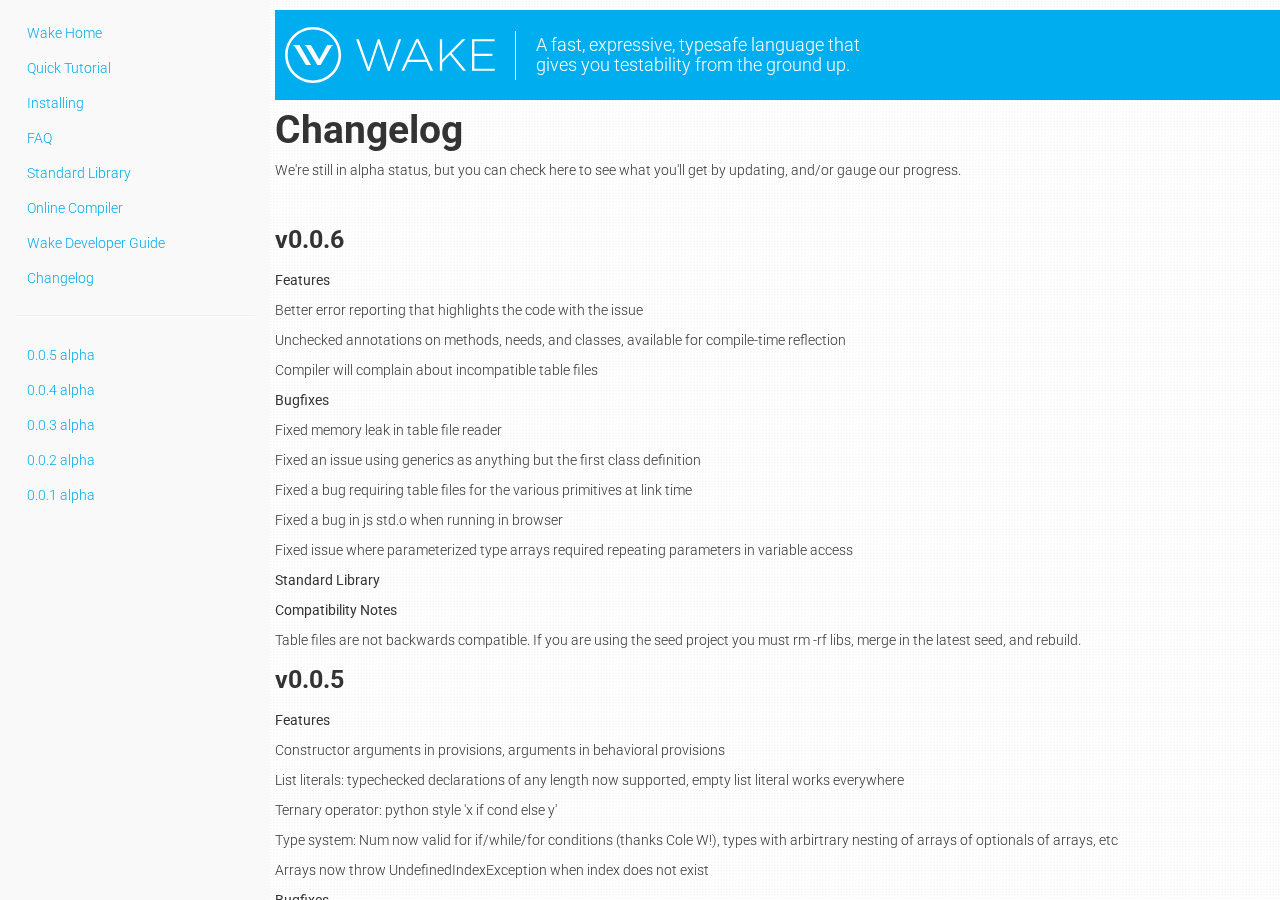
<file: changelog.html>
<!DOCTYPE html>
<html>
	<head>
		<title>Wake The Language</title>
		<meta name="viewport" content="width=device-width, initial-scale=1.0">
		<!-- Bootstrap -->
		<link href="bootstrap/css/bootstrap.min.css" rel="stylesheet" media="screen">
		<link rel="stylesheet" href="/highlight.js/styles/tomorrow.css">
		<script src="/highlight.js/highlight.pack.js"></script>
		<script src="//ajax.googleapis.com/ajax/libs/jquery/1.10.2/jquery.min.js"></script>
		<script type="text/javascript" src="page.js"></script>
		<link rel="stylesheet" type="text/css" href="page.css">
		<link href='http://fonts.googleapis.com/css?family=Roboto:100' rel='stylesheet' type='text/css'>
	</head>
	<body>
		<div class="mynavbar">
			<ul class="nav nav-tabs nav-stacked">
				<li><a href="index.html">Wake Home</a></li>
				<li><a href="howto.html">Quick Tutorial</a></li>
				<li><a href="installing.html">Installing</a></li>
				<li><a href="faq.html">FAQ</a></li>
				<li><a href="std.html">Standard Library</a></li>
				<li><a href="TryWake.php">Online Compiler</a></li>
				<li><a href="contributing.html">Wake Developer Guide</a></li>
				<li><a href="changelog.html">Changelog</a></li>
			</ul>
			<hr />
			<ul class="nav nav-tabs nav-stacked">
				<li><a href="#v0.0.5">0.0.5 alpha</a></li>
				<li><a href="#v0.0.4">0.0.4 alpha</a></li>
				<li><a href="#v0.0.3">0.0.3 alpha</a></li>
				<li><a href="#v0.0.2">0.0.2 alpha</a></li>
				<li><a href="#v0.0.1">0.0.1 alpha</a></li>
			</ul>
		</div>
		<div class="opennav"><button class="btn btn-inverse btn-small"><i class="icon-align-justify icon-white"></i></button></div>
		<div class="content" data-spy="scroll" data-target=".mynavbar">
			<div class="inner-content">
				<div id="intro">
					<div id="logo"><a href="/"><img src="images/wake-logo.svg" alt="Wake Logo"></a></div>
					<p class="logo-label-label"><span class="divider"></span><span>A fast, expressive, typesafe language that<br>gives you testability from the ground up.</span></p>
				</div>
				<h1>Changelog</h1>
				<p>We're still in alpha status, but you can check here to see what you'll get by updating, and/or gauge our progress.</p>
				<br/>

				<h3 id="v0.0.6">v0.0.6</h3>
				<p><b>Features</b><p>
				<p>Better error reporting that highlights the code with the issue</p>
				<p>Unchecked annotations on methods, needs, and classes, available for compile-time reflection</p>
				<p>Compiler will complain about incompatible table files</p>
				<p><b>Bugfixes</b><p>
				<p>Fixed memory leak in table file reader</p>
				<p>Fixed an issue using generics as anything but the first class definition</p>
				<p>Fixed a bug requiring table files for the various primitives at link time</p>
				<p>Fixed a bug in js std.o when running in browser</p>
				<p>Fixed issue where parameterized type arrays required repeating parameters in variable access</p>
				<p><b>Standard Library</b><p>
				<p><b>Compatibility Notes</b><p>
				<p>Table files are not backwards compatible. If you are using the seed project you must rm -rf libs, merge in the latest seed, and rebuild.</p>

				<h3 id="v0.0.5">v0.0.5</h3>
				<p><b>Features</b><p>
				<p>Constructor arguments in provisions, arguments in behavioral provisions</p>
				<p>List literals: typechecked declarations of any length now supported, empty list literal works everywhere</p>
				<p>Ternary operator: python style 'x if cond else y'</p>
				<p>Type system: Num now valid for if/while/for conditions (thanks Cole W!), types with arbirtrary nesting of arrays of optionals of arrays, etc</p>
				<p>Arrays now throw UndefinedIndexException when index does not exist</p>
				<p><b>Bugfixes</b><p>
				<p>innaccurate text at the end of an import error</p>
				<p>no code was generated for injection provisions</p>
				<p>ambiguiting in optional lists vs lists of optionals</p>
				<p>constructor provisions with subclasses still required you provide the parent class</p>
				<p>Fixed a giant swath of memory leaks</p>
				<p>Fixed segfaults when using empty array literals in invalid places</p>
				<p><b>Standard Library</b><p>
				<p>Text.join(Text[])</p>
				<p>UndefinedIndexException</p>
				<p><b>Compatibility Notes</b><p>
				<p>Methods now must begin with lower case to disambiguate with arguments passed into a provider</p>

				<h3 id="v0.0.4">v0.0.4</h3>
				<p><b>Features</b><p>
				<p>Exceptions - throwing, catching, extending, stack traces, catching native errors, printing uncaught exceptions</p>
				<p>Foreach - Now supports `foreach _ in _` to name variables as you iterate over them</p>
				<p><b>Bugfixes</b><p>
				<p>Segfault when running foreach over an aliased variable</p>
				<p>public arrayed unaliased class members and/or needs were innacessible to other classes</p>
				<p>classes can no longer be extended and given methods with incompatible return types</p>
				<p><b>Standard Library</b><p>
				<p>Map.getValues()</p>
				<p>Exception</p>
				<p><b>Compatibility Notes</b><p>
				<p>Removed requirement of C++11</p>
				<p>Build process no longer tests by default</p>
				<p>Table files are not compatible with v0.0.3</p>

				<h3 id="v0.0.3">v0.0.3</h3>
				<p><b>Features</b><p>
				<p>- Brew support</p>
				<p><b>Bugfixes</b><p>
				<p>- Fixed bug in compiler for OSX where it wouldn't read inheritance from compiled files</p>
				<p>- Fixed bug in std runtime for OSX that wrote /0 bytes into files</p>
				<p>- Fixed bug in wockito for OSX that opened the same file twice that wrote over each other</p>
				<p><b>Standard Library</b><p>
				<p><b>Compatibility Notes</b><p>
				<p>- Changed syntax of <code>var MyClass &lt- MyProvider</code> to <code>var MyClass from MyProvider</code></p>

				<h3 id="v0.0.2">v0.0.2</h3>
				<p><b>Features</b><p>
				<p>- Generics allow parameterized types in needs</p>
				<p>- Foreach</p>
				<p><b>Bugfixes</b><p>
				<p>- Missing codegen from typesafe cast</p>
				<p><b>Standard Library</b><p>
				<p>- Argv</p>
				<p><b>Compatibility Notes</b><p>
				<p>- Exists no longer allowed on class members, since other references may reset it to nothing</p>
				<p>- Arrayed variables must be referenced with '[]' brackets, ie <code>Num[]</code> is now named <code>Num[]</code> instead of <code>Num</code></p>

				<h3 id="v0.0.1">v0.0.1</h3>
				<p>Massive release including fully-fledged OOP, powerful typesystem, generics, and more.</p>
			</div>
		</div>

		<script src="bootstrap/js/bootstrap.min.js"></script>
	</body>
</html>
</file>
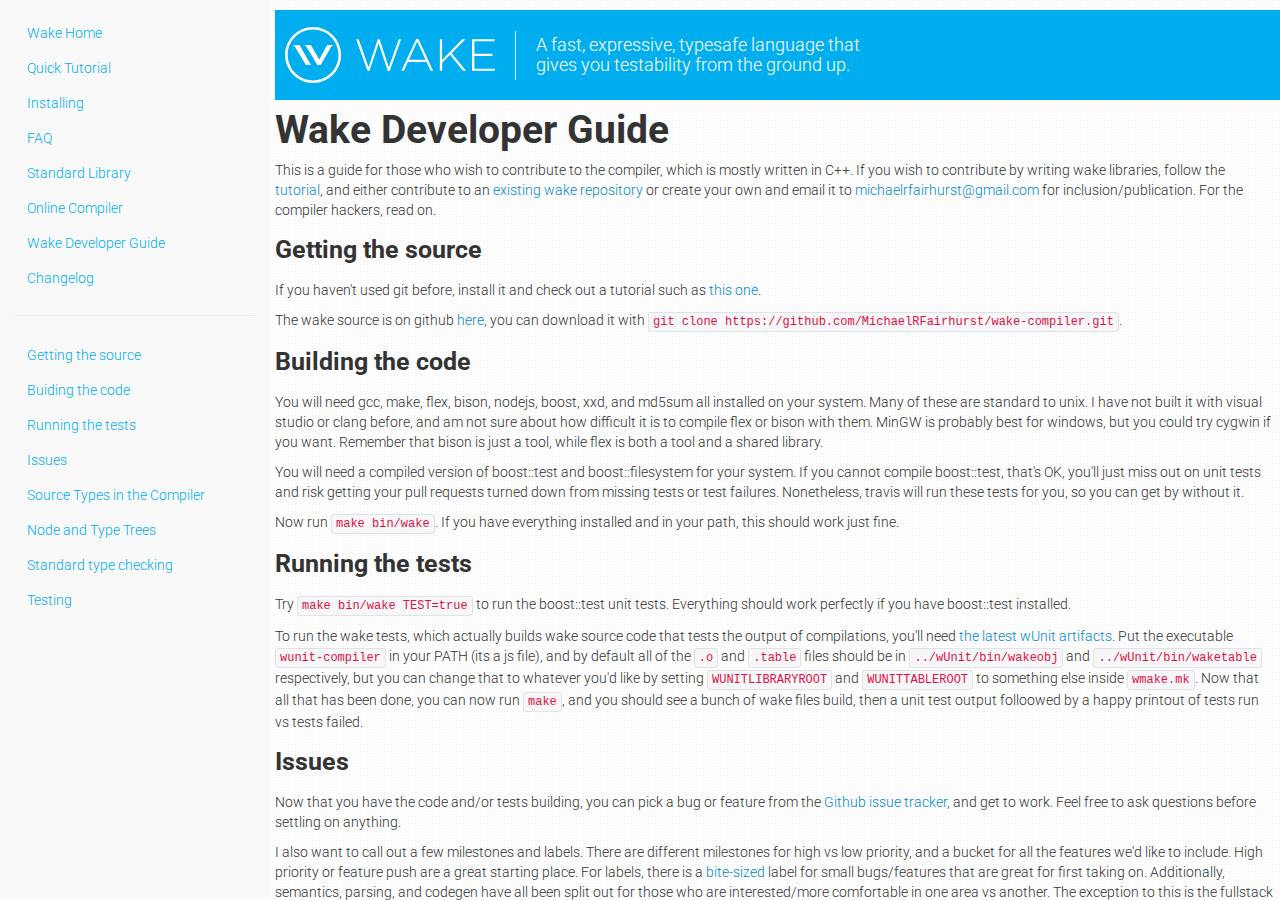
<file: contributing.html>
<!DOCTYPE html>
<html>
	<head>
		<title>Wake The Language</title>
		<meta name="viewport" content="width=device-width, initial-scale=1.0">
		<!-- Bootstrap -->
		<link href="bootstrap/css/bootstrap.min.css" rel="stylesheet" media="screen">
		<link rel="stylesheet" href="/highlight.js/styles/tomorrow.css">
		<script src="/highlight.js/highlight.pack.js"></script>
		<script src="//ajax.googleapis.com/ajax/libs/jquery/1.10.2/jquery.min.js"></script>
		<script type="text/javascript" src="page.js"></script>
		<link rel="stylesheet" type="text/css" href="page.css">
		<link href='http://fonts.googleapis.com/css?family=Roboto:100' rel='stylesheet' type='text/css'>
	</head>
	<body>
		<div class="mynavbar">
			<ul class="nav nav-tabs nav-stacked">
				<li><a href="index.html">Wake Home</a></li>
				<li><a href="howto.html">Quick Tutorial</a></li>
				<li><a href="installing.html">Installing</a></li>
				<li><a href="faq.html">FAQ</a></li>
				<li><a href="std.html">Standard Library</a></li>
				<li><a href="TryWake.php">Online Compiler</a></li>
				<li><a href="contributing.html">Wake Developer Guide</a></li>
				<li><a href="changelog.html">Changelog</a></li>
			</ul>
			<hr />
			<ul class="nav nav-tabs nav-stacked">
				<li><a href="#getting-source">Getting the source</a></li>
				<li><a href="#building">Buiding the code</a></li>
				<li><a href="#buildingtests">Running the tests</a></li>
				<li><a href="#issues">Issues</a></li>
				<li><a href="#sourcetypes">Source Types in the Compiler</a></li>
				<li><a href="#trees">Node and Type Trees</a></li>
				<li><a href="#typechecker">Standard type checking</a></li>
				<li><a href="#testing">Testing</a></li>
			</ul>
		</div>
		<div class="opennav"><button class="btn btn-inverse btn-small"><i class="icon-align-justify icon-white"></i></button></div>
		<div class="content" data-spy="scroll" data-target=".mynavbar">
			<div class="inner-content">
			<div id="intro">
				<div id="logo"><a href="/"><img src="images/wake-logo.svg" alt="Wake Logo"></a></div>
				<p class="logo-label-label"><span class="divider"></span><span>A fast, expressive, typesafe language that<br>gives you testability from the ground up.</span></p>
			</div>

			<h1>Wake Developer Guide</h1>
			<p>This is a guide for those who wish to contribute to the compiler, which is mostly written in C++. If you wish to contribute by writing wake libraries, follow the <a href="howto.html">tutorial</a>, and either contribute to an <a href="https://github.com/search?q=user%3AMichaelRFairhurst+wake">existing wake repository</a> or create your own and email it to <a href="mailto:michaelrfairhurst@gmail.com">michaelrfairhurst@gmail.com</a> for inclusion/publication. For the compiler hackers, read on.</p>
			<h3 id="getting-source">Getting the source</h3>
			<p>If you haven't used git before, install it and check out a tutorial such as <a href="https://try.github.io/levels/1/challenges/1">this one</a>.</p>
			<p>The wake source is on github <a href="https://github.com/MichaelRFairhurst/wake-compiler">here</a>, you can download it with <code>git clone https://github.com/MichaelRFairhurst/wake-compiler.git</code>.</a>
			<h3 id="building">Building the code</h3>
			<p>You will need gcc, make, flex, bison, nodejs, boost, xxd, and md5sum all installed on your system. Many of these are standard to unix. I have not built it with visual studio or clang before, and am not sure about how difficult it is to compile flex or bison with them. MinGW is probably best for windows, but you could try cygwin if you want. Remember that bison is just a tool, while flex is both a tool and a shared library.</p>
			<p>You will need a compiled version of boost::test and boost::filesystem for your system. If you cannot compile boost::test, that's OK, you'll just miss out on unit tests and risk getting your pull requests turned down from missing tests or test failures. Nonetheless, travis will run these tests for you, so you can get by without it.</p>
			<p>Now run <code>make bin/wake</code>. If you have everything installed and in your path, this should work just fine.<p>
			<h3 id="buildingtests">Running the tests</h3>
			<p>Try <code>make bin/wake TEST=true</code> to run the boost::test unit tests. Everything should work perfectly if you have boost::test installed.</p>
			<p>To run the wake tests, which actually builds wake source code that tests the output of compilations, you'll need <a href="http://build.testception.com/job/wUnit/">the latest wUnit artifacts</a>. Put the executable <code>wunit-compiler</code> in your PATH (its a js file), and by default all of the <code>.o</code> and <code>.table</code> files should be in <code>../wUnit/bin/wakeobj</code> and <code>../wUnit/bin/waketable</code> respectively, but you can change that to whatever you'd like by setting <code>WUNITLIBRARYROOT</code> and <code>WUNITTABLEROOT</code> to something else inside <code>wmake.mk</code>. Now that all that has been done, you can now run <code>make</code>, and you should see a bunch of wake files build, then a unit test output folloowed by a happy printout of tests run vs tests failed.</p>
			<h3 id="issues">Issues</h3>
			<p>Now that you have the code and/or tests building, you can pick a bug or feature from the <a href="https://github.com/MichaelRFairhurst/wake-compiler/issues">Github issue tracker</a>, and get to work. Feel free to ask questions before settling on anything.</p>
			<p>I also want to call out a few milestones and labels. There are different milestones for high vs low priority, and a bucket for all the features we'd like to include. High priority or feature push are a great starting place. For labels, there is a <a href="https://github.com/MichaelRFairhurst/wake-compiler/issues?q=is%3Aopen+is%3Aissue+label%3Abite-sized">bite-sized</a> label for small bugs/features that are great for first taking on. Additionally, semantics, parsing, and codegen have all been split out for those who are interested/more comfortable in one area vs another. The exception to this is the fullstack label, which indicates all of the above will be involved.</p>
			<h3 id="sourcetypes">Source Types in the Compiler</h3>
			<p>If you <code>ls src</code>, you'll see source types flex, bison, c, c++, and wake. The vast majority of the compiler lives in <code>src/cpp</code>. Why the others?</p>
			<p><b>flex</b>: These files contain rules for lexical analysis of wake files. One is for lexing wake source, and the other is for lexing linkable files. Lexing is also called tokenization. Tokenization breaks the text into meaningful chunks, but does not attempt to put any of them in context.</p>
			<p><b>bison</b>: Bison is a parser-generator. You can define rules, and nest rules within them. When a rule is matched, you get to call code. This code creates parse tree, where each matched rule creates a node in the tree. It uses <code>$$</code> to indicate the value returned by a rule match, and it uses <code>$1</code>, <code>$2</code>, ... to indicate the value returned by the first, second, etc matched rules. Once again, we have two files, one for wake source code, and one for linkable files.</p>
			<p><b>c</b>: Bison generates c parsers, and flex generates c lexers, though there are forks that generate C++ ones. For this reason, many things related flex and bison are written in c, such as error printing, and node management.</p>
			<p><b>cpp</b>: The C++ class <code>Parser</code> is a wrapper for the generater bison parser. This connects the c parser to the c++ typechecker and object generator. This holds the vast majority of the code.</p>
			<p><b>wake</b>: This has subdirectories <code>test</code>, which contains wake test programs that assert their own valid execution to test the code generator, and <code>std/table</code>, and <code>std/myobj</code>. The tables are there for convenience. We can compile them to get their <code>.table</code> files, which are binary files describing their interfaces. Automatic imports like primitives and <code>Num</code> are serialized and compiled into the compiler source code. Others are there to expose the interface of handwritten object files that call native javacript libraries, which exist in <code>std/myobj</code>. These files are a temporary means of doing js interop, with a simple script to transform them into a linkable <code>.o</code> file.</p>
			<h3 id="trees">Node and Type trees</h3>
			<p>in progress</p>
			<h3 id="typechecker">Standard type checking</h3>
			<p>in progress</p>
			<h3 id="testing">Testing</h3>
			<p>in progress</p>

		</div>
		</div>

		<script src="bootstrap/js/bootstrap.min.js"></script>
	</body>
</html>
</file>
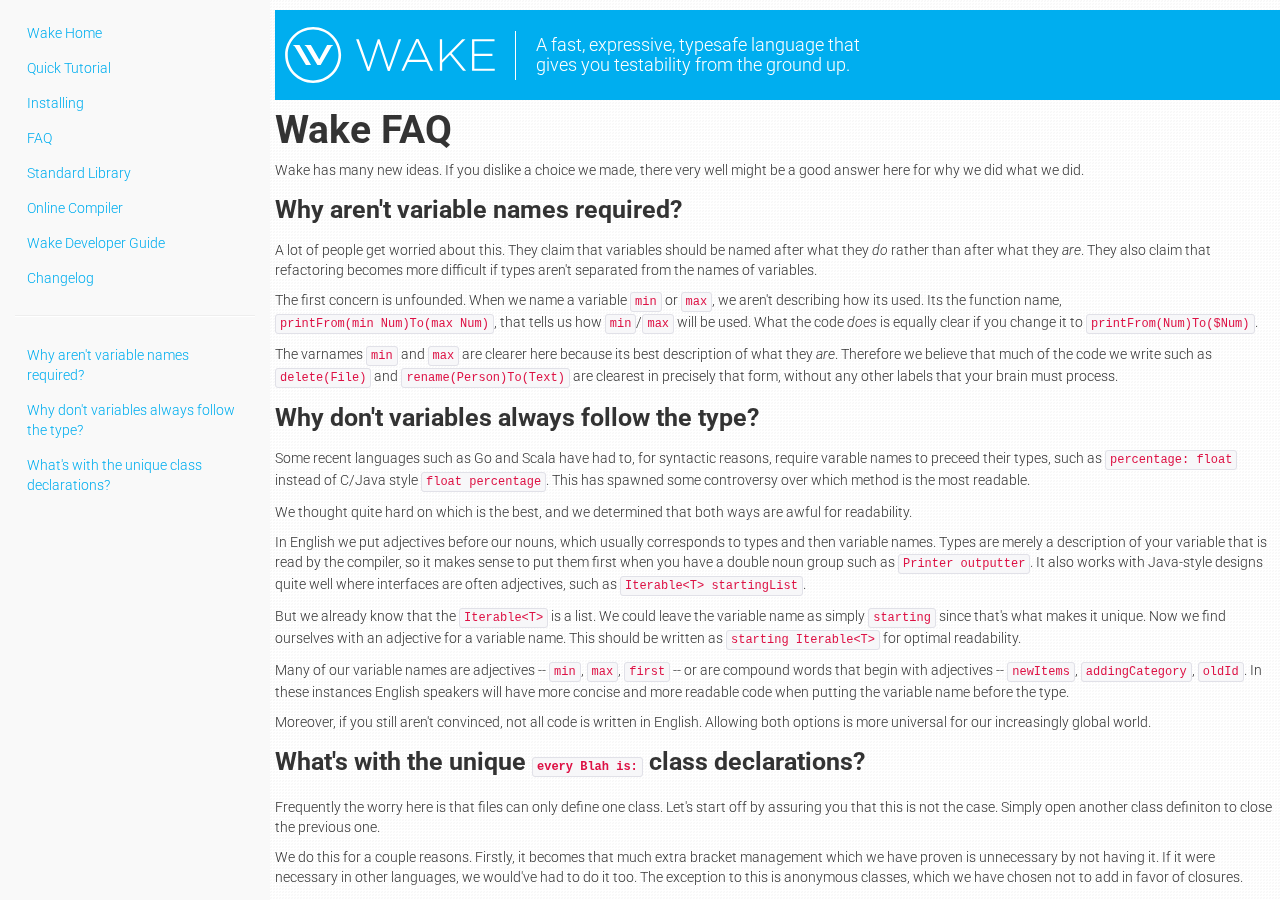
<file: faq.html>
<!DOCTYPE html>
<html>
	<head>
		<title>Wake The Language</title>
		<meta name="viewport" content="width=device-width, initial-scale=1.0">
		<!-- Bootstrap -->
		<link href="bootstrap/css/bootstrap.min.css" rel="stylesheet" media="screen">
		<link rel="stylesheet" href="/highlight.js/styles/tomorrow.css">
		<script src="/highlight.js/highlight.pack.js"></script>
		<script src="//ajax.googleapis.com/ajax/libs/jquery/1.10.2/jquery.min.js"></script>
		<script type="text/javascript" src="page.js"></script>
		<link rel="stylesheet" type="text/css" href="page.css">
		<link href='http://fonts.googleapis.com/css?family=Roboto:100' rel='stylesheet' type='text/css'>
	</head>
	<body>
		<div class="mynavbar">
			<ul class="nav nav-tabs nav-stacked">
				<li><a href="index.html">Wake Home</a></li>
				<li><a href="howto.html">Quick Tutorial</a></li>
				<li><a href="installing.html">Installing</a></li>
				<li><a href="faq.html">FAQ</a></li>
				<li><a href="std.html">Standard Library</a></li>
				<li><a href="TryWake.php">Online Compiler</a></li>
				<li><a href="contributing.html">Wake Developer Guide</a></li>
				<li><a href="changelog.html">Changelog</a></li>
			</ul>
			<hr />
			<ul class="nav nav-tabs nav-stacked">
				<li><a href="#/varnames-optional">Why aren't variable names required?</a></li>
				<li><a href="#/varnames-first-second">Why don't variables always follow the type?</a></li>
				<li><a href="#/classdeclaration">What's with the unique class declarations?</a></li>
			</ul>
		</div>
		<div class="opennav"><button class="btn btn-inverse btn-small"><i class="icon-align-justify icon-white"></i></button></div>
		<div class="content" data-spy="scroll" data-target=".mynavbar">
			<div class="inner-content">
			<div id="intro">
				<div id="logo"><a href="/"><img src="images/wake-logo.svg" alt="Wake Logo"></a></div>
				<p class="logo-label-label"><span class="divider"></span><span>A fast, expressive, typesafe language that<br>gives you testability from the ground up.</span></p>
			</div>

			<h1>Wake FAQ</h1>
			<p>Wake has many new ideas. If you dislike a choice we made, there very well might be a good answer here for why we did what we did.</p>
			<h3 id="varnames-optional">Why aren't variable names required?</h3>
			<p>A lot of people get worried about this. They claim that variables should be named after what they <i>do</i> rather than after what they <i>are</i>. They also claim that refactoring becomes more difficult if types aren't separated from the names of variables.</p>
			<p>The first concern is unfounded. When we name a variable <code>min</code> or <code>max</code>, we aren't describing how its used. Its the function name, <code>printFrom(min Num)To(max Num)</code>, that tells us how <code>min</code>/<code>max</code> will be used. What the code <i>does</i> is equally clear if you change it to <code>printFrom(Num)To($Num)</code>.</p>
			<p>The varnames <code>min</code> and <code>max</code> are clearer here because its best description of what they <i>are</i>. Therefore we believe that much of the code we write such as <code>delete(File)</code> and <code>rename(Person)To(Text)</code> are clearest in precisely that form, without any other labels that your brain must process.</p>

			<h3 id="varnames-first-second">Why don't variables always follow the type?</h3>
			<p>Some recent languages such as Go and Scala have had to, for syntactic reasons, require varable names to preceed their types, such as <code>percentage: float</code> instead of C/Java style <code>float percentage</code>. This has spawned some controversy over which method is the most readable.</p>
			<p>We thought quite hard on which is the best, and we determined that both ways are awful for readability.</p>
			<p>In English we put adjectives before our nouns, which usually corresponds to types and then variable names. Types are merely a description of your variable that is read by the compiler, so it makes sense to put them first when you have a double noun group such as <code>Printer outputter</code>. It also works with Java-style designs quite well where interfaces are often adjectives, such as <code>Iterable&lt;T&gt; startingList</code>.</p>
			<p>But we already know that the <code>Iterable&lt;T&gt;</code> is a list. We could leave the variable name as simply <code>starting</code> since that's what makes it unique. Now we find ourselves with an adjective for a variable name. This should be written as <code>starting Iterable&lt;T&gt;</code> for optimal readability.</p>
			<p>Many of our variable names are adjectives -- <code>min</code>, <code>max</code>, <code>first</code> -- or are compound words that begin with adjectives -- <code>newItems</code>, <code>addingCategory</code>, <code>oldId</code>. In these instances English speakers will have more concise and more readable code when putting the variable name before the type.</p>
			<p>Moreover, if you still aren't convinced, not all code is written in English. Allowing both options is more universal for our increasingly global world.</p>

			<h3 id="classdeclaration">What's with the unique <code>every Blah is:</code> class declarations?</h3>
			<p>Frequently the worry here is that files can only define one class. Let's start off by assuring you that this is not the case. Simply open another class definiton to close the previous one.</p>
			<p>We do this for a couple reasons. Firstly, it becomes that much extra bracket management which we have proven is unnecessary by not having it. If it were necessary in other languages, we would've had to do it too. The exception to this is anonymous classes, which we have chosen not to add in favor of closures.</p>
			<p>Secondly, indentation is valuable. By wrapping your entire class in a bracket encourages you to indent everything else in the file. This is a waste of indentation, brought on mostly by a likeness to features that require indentation such as methods, if statements, and more.</p>
			<p>Thirdly, extra closing brackets in your methods will get accepted by parsers as the end of your class declaration. Depending on the language, the parser will report an error on the opening of the next method, or the extra closing bracket at the end of the file. We thought it important that the parse error is reported as close as possible to the source, which in Wake will usually be the end of the method that contains the extra bracket.</p>

		</div>
		</div>

		<script src="bootstrap/js/bootstrap.min.js"></script>
	</body>
</html>
</file>
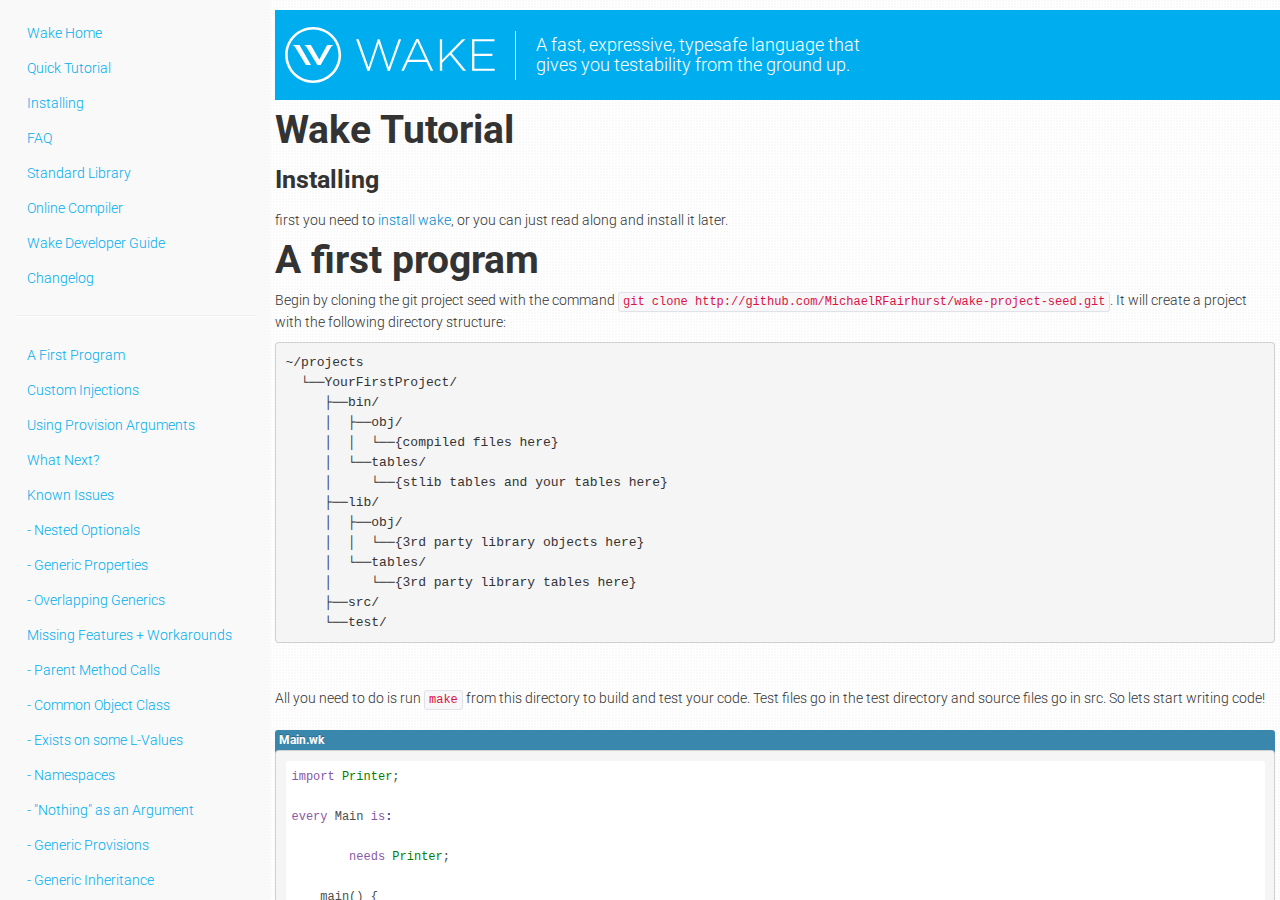
<file: howto.html>
<!DOCTYPE html>
<html>
	<head>
		<title>Wake The Language</title>
		<meta name="viewport" content="width=device-width, initial-scale=1.0">
		<!-- Bootstrap -->
		<link href="bootstrap/css/bootstrap.min.css" rel="stylesheet" media="screen">
		<link rel="stylesheet" href="/highlight.js/styles/tomorrow.css">
		<script src="/highlight.js/highlight.pack.js"></script>
		<script src="//ajax.googleapis.com/ajax/libs/jquery/1.10.2/jquery.min.js"></script>
		<script type="text/javascript" src="page.js"></script>
		<link rel="stylesheet" type="text/css" href="page.css">
		<link href='http://fonts.googleapis.com/css?family=Roboto:100' rel='stylesheet' type='text/css'>
	</head>
	<body>
		<div class="mynavbar">
			<ul class="nav nav-tabs nav-stacked">
				<li><a href="index.html">Wake Home</a></li>
				<li><a href="howto.html">Quick Tutorial</a></li>
				<li><a href="installing.html">Installing</a></li>
				<li><a href="faq.html">FAQ</a></li>
				<li><a href="std.html">Standard Library</a></li>
				<li><a href="TryWake.php">Online Compiler</a></li>
				<li><a href="contributing.html">Wake Developer Guide</a></li>
				<li><a href="changelog.html">Changelog</a></li>
			</ul>
			<hr />
			<ul class="nav nav-tabs nav-stacked">
				<li><a href="#firstprogram">A First Program</a></li>
				<li><a href="#custominjection">Custom Injections</a></li>
				<li><a href="#arguments">Using Provision Arguments</a></li>
				<li><a href="#whatnext">What Next?</a></li>
				<li><a href="#knownisssues">Known Issues</a></li>
				<li><a href="#nestedoptionals">- Nested Optionals</a></li>
				<li><a href="#genericprops">- Generic Properties</a></li>
				<li><a href="#overlappinggenerics">- Overlapping Generics</a></li>
				<li><a href="#missingfeats">Missing Features + Workarounds</a></li>
				<li><a href="#parentmethods">- Parent Method Calls</a></li>
				<li><a href="#commonclass">- Common Object Class</a></li>
				<li><a href="#lvaluesexist">- Exists on some L-Values</a></li>
				<li><a href="#namespaces">- Namespaces</a></li>
				<li><a href="#nothingargs">- "Nothing" as an Argument</a></li>
				<li><a href="#genericprovs">- Generic Provisions</a></li>
				<li><a href="#genericinheritance">- Generic Inheritance</a></li>
				<li><a href="#genericmethods">- Generic Methods</a></li>
				<li><a href="#genericranges">- Generic Ranges</a></li>
				<li><a href="#switchcase">- Switch/Case</a></li>
				<li><a href="#abstractprovisions">- Abstract Provisions</a></li>
				<li><a href="#reflection">- Reflection</a></li>
				<li><a href="#enums">- Enums</a></li>
				<li><a href="#recursiveimports">- Recursive Imports</a></li>
			</ul>
		</div>
		<div class="opennav"><button class="btn btn-inverse btn-small"><i class="icon-align-justify icon-white"></i></button></div>
		<div class="content" data-spy="scroll" data-target=".mynavbar">
		<div class="inner-content">
			<div id="intro">
				<div id="logo"><a href="/"><img src="images/wake-logo.svg" alt="Wake Logo"></a></div>
				<p class="logo-label-label"><span class="divider"></span><span>A fast, expressive, typesafe language that<br>gives you testability from the ground up.</span></p>
			</div>

			<h1>Wake Tutorial</h1>
			<h3 id="installing">Installing</h1>
			<p>first you need to <a href="installing.html">install wake</a>, or you can just read along and install it later.</p>

			<h1 id="firstprogram">A first program</h1>
			<p>Begin by cloning the git project seed with the command <code>git clone http://github.com/MichaelRFairhurst/wake-project-seed.git</code>. It will create a project with the following directory structure:</p>
			<pre>
~/projects
  └──YourFirstProject/
     ├──bin/
     │  ├──obj/
     │  │  └──{compiled files here}
     │  └──tables/
     │     └──{stlib tables and your tables here}
     ├──lib/
     │  ├──obj/
     │  │  └──{3rd party library objects here}
     │  └──tables/
     │     └──{3rd party library tables here}
     ├──src/
     └──test/
</pre>
			<p>All you need to do is run <code>make</code> from this directory to build and test your code. Test files go in the test directory and source files go in src. So lets start writing code!</p>
			<span class="label label-info">Main.wk</span>
			<pre><code class="wake"
>import Printer;

every Main is:

	needs Printer;

    main() {
        Printer.printLine("Hello World!");
    }</code></pre>
			<p>This should all look quite familiar. We import the standard library's <code>Printer</code> for use in our code. We then create a class named <code>Main</code>, and that class will need a <code>Printer</code>. This is both a type name and a variable name, and a private property that will exist on every instance of the <code>Main</code> class.</p>
			<p>The code <code>every Main is:</code> may look strange, but its simply a class definition. In addition to requiring a <code>Printer</code>, we give it one method, <code>main()</code> which returns nothing, and simply tells our <code>Printer</code> to print <code>"Hello"</code>.</p>This is the most basic program in Wake, and it already exemplifies its usage of dependency injection.</p>
			<p>You can run <code>make</code> to compile this file, and then <code>node bin/myprogram</code> to run it.</p>
			<p>But this is just the easy stuff. What if we wanted to actually inject something ouselves?</p>
			<h1 id="custominjection">Custom injections</h1>
			<p>Lets create a new class which holds the dependency on the <code>Printer</code>, and can greet more than just the world. Lets call this class, <code>Hello</code>.<p>
			<span class="label label-info">Hello.wk</span>
			<pre><code class="wake"
>import Printer;

every Hello is:

    needs Printer, Text:HelloText;

    hello()
        Printer.printLine("Hello " + Text + "!");
    }</code></pre>
				<p>Once again we import Printer, and once again we have a class definition - <code>every Hello is:</code>. However, this time we need more than just a <code>Printer</code>, we also need a <code>Text:HelloText</code>. This is an injected Text identified by a custom name. We could have called it <code>Text:WhatAGreatTutorial</code> instead if we'd wanted to.</p>
				<p>The important part of our <code>HelloText</code> is that its a <code>Text</code>. This tells the compiler that we have a private property named <code>Text</code> and of type <code>Text</code>, and allows us to use it in our method <code>hello()</code>.</p>
				<p>We then use java-style string concatenation to greet whatever our <code>HelloText</code> is.</p>
				<Br/>
				<p>Now we have some rewriting to do in <code>Main</code>.</p>
			<span class="label label-info">Main.wk</span>
			<pre><code class="wake"
>import Printer;
import Hello;

every Main is:

    provides Hello,
        Printer,
        Text:HelloText &lt;- "dependency injection!";

    main() {
        var Hello from this;
        Hello.hello();
    }</code></pre>
			<p>If we had said <code>needs Hello</code> instead of <code>provides Hello</code>, we wouldn't have been able to inject it with our custom <code>Text:HelloText</code>. Instead we must be able to <i>provide</i> it.</p>
			<p>The other stuff we provide here is stuff needed by the class Hello. If we forgot to include it, the compiler would tell us to. We're going to provide a plain old <code>Printer</code>, but we specify exactly what we want for <code>Text:HelloText</code>.</pre>
			<p>In <code>main()</code> we say <code>var Hello from this;</code>, which creates a Hello using our Main object, and assigns it to a variable named <code>Hello</code>. Then we can say <code>Hello.hello()</code> to call methods on it.</p>

			<h1 id="arguments">Using Provision Arguments</h1>
			<p>Rather than greet just one thing, lets greet several. Obviously, we're going to run into some maintainability issues if we can't create these Hello's on the fly, so lets handle both looping and provion arguments at the same time.</p>
			<span class="label label-info">Main.wk</span>
			<pre><code class="wake"
>import Printer;
import Hello;

every Main is:

    provides Hello &lt- Hello(Printer, ?Text),
		Printer;

    main() {
		var Text[] = ["World", "Wakers", "Seahawks", "Aliens"];
		foreach(Text[]) {
			var Hello(Text) from this;
			Hello.hello();
		}
    }</code></pre>
			<p>We changed our code in <code>povides Hello</code> to a specific class with a specific injection. We first give it a plain old <code>Printer</code> from ourselves, and then we give it <code>?Text</code>, which means our provision for <code>Hello</code> has a single <code>Text</code> argument. We still have to be able to provide <code>Printer</code>.</p>
			<p>Next we create a list of <code>Text</code>s containing some groups of people we'd like to say hello to, which will simply be named <code>Text[]</code>.</p>
			<p>The <code>foreach</code> is special. It knows that we have <code>Text[]</code> inside it, so it can automatically create a variable named <code>Text</code> for us inside. Its like magic!</p>
			<p>Finally, we actually call our provision with our argument by saying <code>Hello(Text) from this</code>, once again using the <code>var</code> syntactic sugar to save it as a variable named <code>Hello</code>.</p>

			<h1 id="whatnext">What Next?</h1>
			<p>The tutorial will leave you here. There is a plethora of docummented features, as well as a small standard library. You can take this knowledge to write libraries and share them, maybe even with us for integration with the standard libaries. Any questions, you can ask me via email at <a href="mailto:michaelrfairhurst@gmail.com">michaerfairhurst@gmail.com</a>. There are also some lingering issues that have been documented here for if you run into anything strange.</p>

				<h1 id="knownisssues">Known Issues</h1>
				<p>These issues have the potential to crash/corrupt a running program. Some are pretty standard use cases - sorry! And others are pretty obscure/obviously wrong at compile-time.</p>
				<br/>
				<h3 id="nestedoptionals">Nested Optionals</h3>
				<p>Another thing I had not considered when implementing optionals is that "null" is an idequate runtime representation of a true optional type system. What can optional types do that nulls can't? Nest, that's what!</p>
			<pre><code class="wake"
>every Main is:

    nestedOptionalsInteractingWithExists() {
        var Num? = nothing;
        var Num?? nested = Num;
        if Num exists { } // this check will fail as it should
        if nested exists { } // this check should succeed, and won't!
    }</code></pre>
				<p>Basically, if you consider a language without optional types, if you had a function that searched through a list and returned either the last item or null, this API is inadequate for a list where the last element <i>is</i> null. The fix isn't too difficult, but optional types need to be stored in recursive wrappers, and unboxed when used within an "exists" check.</p>
				<br/>
				<h3 id="genericprops">Generic Properties</h3>
				<p>When a generic class has a generic type served as a public property, it isn't paramterized the way methods are. The name doesn't change and the type doesn't change either.</p>
			<span class="label label-info">wake</span>
			<pre><code class="wake"
>every Generic{T} is:

    with public T?;

    typeErrors(Generic{Num}) {
        var Num? = Generic.Num; // Doesn't compile: unknown property Num
        var Num? = Generic.T; // Doesn't compile: expected: Num?, actual: T?
        var T? wat = Generic.T; // Successfully compiles: WAT
    }</code></pre>
				<p>This is easy to fix, just low priority. Ping me for a, most likely, same-day fix.</p>
				<br/>
				<h3 id="overlappinggenerics">Overlapping Generics</h3>
				<p>I knew about this issue I'm just a bit scared to really take it on in full. If you have two different types in a generic, you can declare & distinguish two methods by overloading. However, when you later use it with the two types matching, one method or another will quietly overwrite the other.</p>
			<span class="label label-info">wake</span>
			<pre><code class="wake"
>every Generic{A, B} is:

    needs Printer;

    overlappingMethod(A) { Printer.printLine("MethodA"); }
    overlappingMethod(B) { Printer.printLine("MethodB"); }

    oneMethodIsLost(Generic{Num, Num}) {
        Generic.overlappingMethod(5); // prints B...I think...
    }</code></pre>
				<br/>
				<h1 id="missingfeats">Missing Features + Workarounds</h1>
				<p>These missing functionalities should not crash or corrupt any programs, but they may get in the way of your designs. Sorry!</p>
				<br/>
				<h3 id="parentmethods">Parent Method Calls</h3>
				<p>This is a semantic analysis and parsing problem. I simply need to look for parent.aMethod() calls and treat them specially. Haven't done it yet. Also, I'm partially waiting on this one because I am pondering two-way-inheritance. There's an easy workaround, though!</p>
			<span class="label label-info">wake</span>
			<pre><code class="wake"
>every ParentClass is:

    myMethod() {
        // this is inaccessible from Childclass.myMethod() !!
        // call parent_myMethod from here
	}
    parent_myMethod() { } // since this method IS accessible from both classes

every ChildClass is:

    myMethod() {
        parent.myMethod(); // Won't compile :(
        parent_myMethod(); // so create this method on ParentClass and have fun!
    }</code></pre>
				<br/>
				<h3 id="commonclass">Common Object Class</h3>
				<p>Its useful to have everything (and I mean everything) extend a single class, usually Object. A good example is database queries. It won't be hard to do, but its not done yet.</p>
			<span class="label label-info">wake</span>
			<pre><code class="wake"
>every FetchUsersQuery is:

    needs PDO;

    getAllUsers(Object[] values) {
        return PDO.prepare("SELECT * FROM user WHERE username = ? AND email = ?", values).find();
    }</code></pre>
				<br/>
				<h3 id="lvaluesexist">Exists on some L-Values</h3>
				<p>For properties on external objects, and potentially other places, you can't use exists because it's very complex to add the value to a scope sym table. You must store it in an intermediate variable, sorry.</p>
			<span class="label label-info">wake</span>
			<pre><code class="wake"
>every Link is:

    with public Link? next;

    cannotCheckExistanceDownChain() {
        if next exists { // OK!
            if next.next exists { }// No bueno!!
            Link? farther = next.next; // OK!
            if farther exists {} // OK!
        }
    }</code></pre>
				<br/>
				<h3 id="namespaces">Namespaces</h3>
				<p>Yeah, just only have so much time. This one will be easy though.</p>
				<br/>
				<h3 id="nothingargs">"Nothing" as an Argument</h3>
				<p>This may be solved more generally eventually. Actually, its closer than ever now that generics have "casing" signatures that get filled in later. But basically, the compiler only finds methods by their signatures rather than their names. Since "nothing" is its own type, it never matches a method signaturee. Luckily you can cast it and achieve the same end.</p>
			<span class="label label-info">wake</span>
			<pre><code class="wake"
>every MethodCallWithNothng is:

    getAllUsersWith(Text? firstame, Text? lastname) { ... }

    callGetAllUsersWithNothing() {
        getAllUsersWith("ted", nothing); // Won't compile! The compiler can't find the method
        getAllUsersWith("ted", (Text?) nothing); // Now the compiler can find the method :)
    }</code></pre>
				<p>Any big O and little O geeks out there should lend me hand on this one to create a fast binary tree or something. The only way that comes to mind for truly solving this problem would be O of n to the n, I think.</p>
				<br/>
				<h3 id="genericprovs">Generic Provisions</h3>
				<p>Not sure exactly how to put this one. Its a pretty big hole in wake. I'll list the things you can't do, because otherwise its tough to describe.</p>
			<span class="label label-info">wake</span>
			<pre><code class="wake"
>every GenericProvider{T} is:

    provides T, // won't compile. How can we provide T when T could require any sort of subsequent types?!
         GenericProvider, // This should compile, since all types of GenericProvider have one type of need
         GenericProvider{Num} &lt;- SomeSubclassOfGenericProvider; // It should be possible to do this too, not sure how best to make this happen.

    useAProvider() {
        T from SomeProvider; // Won't compile, for the same reason as java won't let you do "new T()". Likely will never fix this...its broken for very good reasons.
    }</code></pre>

				<br/>
				<h3 id="genericinheritance">Generic Inheritance</h3>
				<p>This just needs to happen, and its actually not so intimidating a feature. Also may hold up stdlib creation where generic inheritance is crazy.</p>
			<span class="label label-info">wake</span>
			<pre><code class="wake"
>every Set{T} (a Collection{T}) is:</code></pre>
				<br/>
				<h3 id="genericmethods">Generic Methods</h3>
				<p>This is painfully obvious in Asserts. However its quite a difficult item to do...it requires some sweet type inference.</p>
			<span class="label label-info">wake</span>
			<pre><code class="wake"
>every Asserts is:

    {T extends Printable} that(T)Equals($T) {
        if(T != $T) ...
    }</code></pre>
				<p>Also syntax is ugly. What can ya do.</p>
				<br/>
				<h3 id="genericranges">Generic Ranges</h3>
				<p>At the moment all generics operate on any and all types. That is to say, a Generic{T} can be created with absolutely any type. It should be able to set a lower and upper limit. Don't worry, I anticipated this. Shouldn't be too bad once I get around to it.</p>
			<span class="label label-info">wake</span>
			<pre><code class="wake"
>every Generic{P from Printer, L to Printer} is:

    myMethod(P, L) {
        P.printLine("not possible until 'P from Printer' is allowed.");
        L = P; // Possible since the upper limit of L is a subclass of the lower limit of P :)
    }</code></pre>
				<br/>

				<h3 id="switchcase">Switch/Case</h3>
				<p>Actually, even though it currently parses switch/case like java, I want to revamp it. I have some good ideas but I'm a bit afraid of them, so they're on hold.</p>
				<br/>
				<h3 id="abstractprovisions">Abstract Provisions</h3>
				<p>I wasn't entirely sure how typing for providers was going to work. There's still room for a great idea to make providers feel more dynamic. However, in the meantime, this uncertainty clouded my eyes so I didn't think of abstract provisions.</p>
				<p>Essentially, since all classes are interfaces, and pure interface classes simply make all their methods abstract, there needs to be a way to say a class "provides SomeClass" without actually providing anything.</p>
			<span class="label label-info">wake</span>
			<pre><code class="wake"
>every MyInterface is:
    provides AClass; // Won't compile: need to provide AClass's dependencies.
    // Or, inheritingfrom MyInterface gives you behavior you didn't realize

    myAbstractMethod();
    anotherAbstractMethod();</code></pre>
				<br />
				<h3 id="reflection">Reflection</h3>
				<p>Actually shouldn't be too bad to implement. But its not done yet, and its a big undertaking.</p>
				<br/>
				<h3 id="enums">Enums</h3>
				<p>Somebody who loves the feature-rich enums of java, and who understands Enum&lt;E extends Enum&lt;E&gt;&gt; should tell me all of the things I need do and not do to make powerful enums.</p>
				<Br />
				<h3 id="recursiveimports">Recursive Imports</h3>
				<p>If two classes use each other, just stick them in one file and you're good. If you split them up into two different files you're screwed!</p>
				<br/>
				</div>
			</div>

		<script src="bootstrap/js/bootstrap.min.js"></script>
	</body>
</html>
</file>
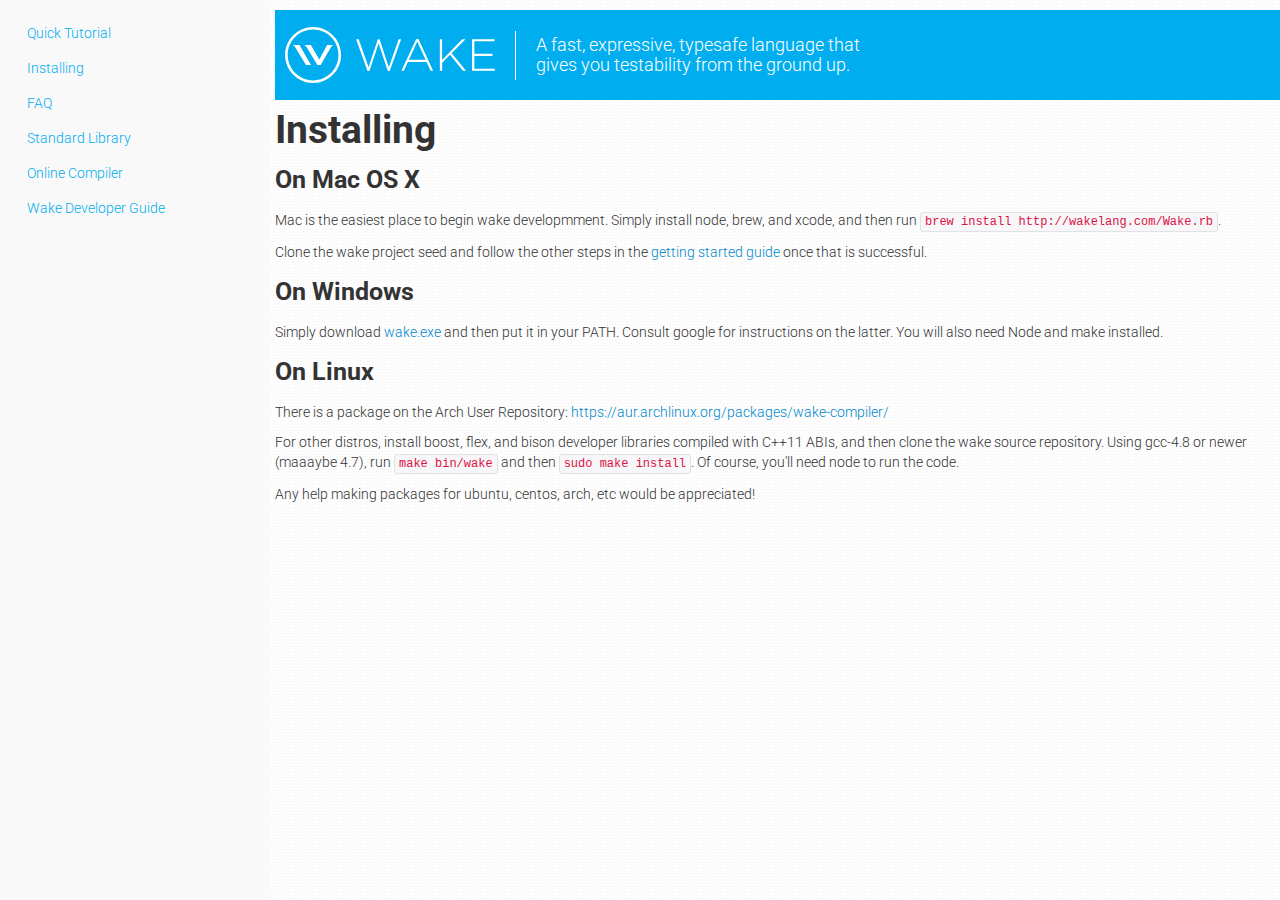
<file: installing.html>
<!DOCTYPE html>
<html>
	<head>
		<title>Wake The Language</title>
		<meta name="viewport" content="width=device-width, initial-scale=1.0">
		<!-- Bootstrap -->
		<link href="bootstrap/css/bootstrap.min.css" rel="stylesheet" media="screen">
		<link rel="stylesheet" href="/highlight.js/styles/tomorrow.css">
		<script src="/highlight.js/highlight.pack.js"></script>
		<script src="//ajax.googleapis.com/ajax/libs/jquery/1.10.2/jquery.min.js"></script>
		<script type="text/javascript" src="page.js"></script>
		<link rel="stylesheet" type="text/css" href="page.css">
		<link href='http://fonts.googleapis.com/css?family=Roboto:100' rel='stylesheet' type='text/css'>
	</head>
	<body>
		<div class="mynavbar">
			<ul class="nav nav-tabs nav-stacked">
				<li><a href="howto.html">Quick Tutorial</a></li>
				<li><a href="installing.html">Installing</a></li>
				<li><a href="faq.html">FAQ</a></li>
				<li><a href="std.html">Standard Library</a></li>
				<li><a href="TryWake.php">Online Compiler</a></li>
				<li><a href="contributing.html">Wake Developer Guide</a></li>
			</ul>
		</div>
		<div class="opennav"><button class="btn btn-inverse btn-small"><i class="icon-align-justify icon-white"></i></button></div>
		<div class="content" data-spy="scroll" data-target=".mynavbar">
			<div class="inner-content">
			<div id="intro">
				<div id="logo"><a href="/"><img src="images/wake-logo.svg" alt="Wake Logo"></a></div>
				<p class="logo-label-label"><span class="divider"></span><span>A fast, expressive, typesafe language that<br>gives you testability from the ground up.</span></p>
			</div>

			<h1 id="installing">Installing</h1>

			<h3>On Mac OS X</h3>

			<p>Mac is the easiest place to begin wake developmment. Simply install node, brew, and xcode, and then run <code>brew install http://wakelang.com/Wake.rb</code>.</p>
			<p>Clone the wake project seed and follow the other steps in the <a href="howto.html">getting started guide</a> once that is successful.</p>

			<h3>On Windows</h3>
			<p>Simply download <a href="/wake.exe">wake.exe</a> and then put it in your PATH. Consult google for instructions on the latter. You will also need Node and make installed.</p>

			<h3>On Linux</h3>
			<p>There is a package on the Arch User Repository: <a href="https://aur.archlinux.org/packages/wake-compiler/">https://aur.archlinux.org/packages/wake-compiler/</a></p>
			<p>For other distros, install boost, flex, and bison developer libraries compiled with C++11 ABIs, and then clone the wake source repository. Using gcc-4.8 or newer (maaaybe 4.7), run <code>make bin/wake</code> and then <code>sudo make install</code>. Of course, you'll need node to run the code.</p>
			<p>Any help making packages for ubuntu, centos, arch, etc would be appreciated!</p>

		</div>
		</div>

		<script src="bootstrap/js/bootstrap.min.js"></script>
	</body>
</html>
</file>
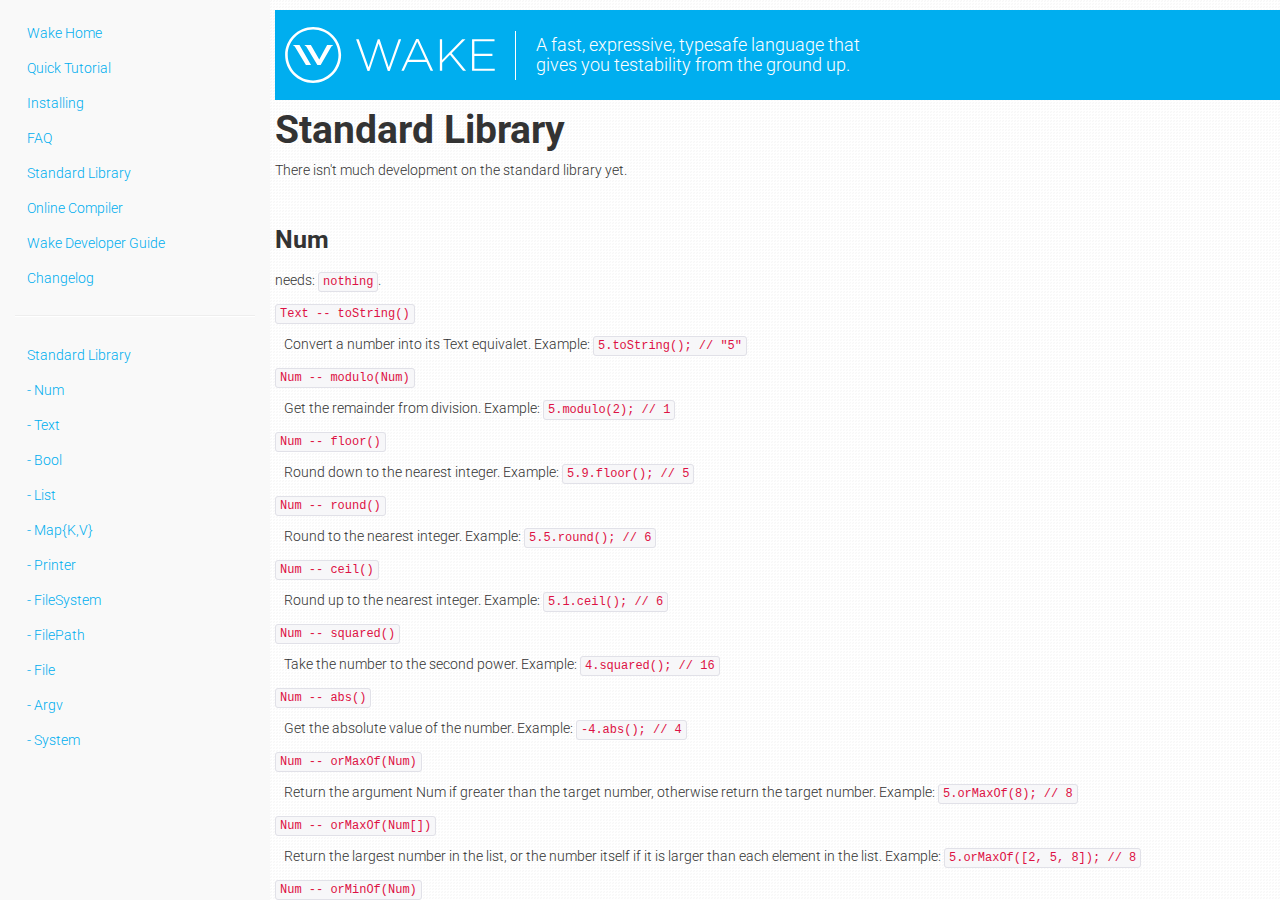
<file: std.html>
<!DOCTYPE html>
<html>
	<head>
		<title>Wake The Language</title>
		<meta name="viewport" content="width=device-width, initial-scale=1.0">
		<!-- Bootstrap -->
		<link href="bootstrap/css/bootstrap.min.css" rel="stylesheet" media="screen">
		<link rel="stylesheet" href="/highlight.js/styles/tomorrow.css">
		<script src="/highlight.js/highlight.pack.js"></script>
		<script src="//ajax.googleapis.com/ajax/libs/jquery/1.10.2/jquery.min.js"></script>
		<script type="text/javascript" src="page.js"></script>
		<link rel="stylesheet" type="text/css" href="page.css">
		<link href='http://fonts.googleapis.com/css?family=Roboto:100' rel='stylesheet' type='text/css'>
	</head>
	<body>
		<div class="mynavbar">
			<ul class="nav nav-tabs nav-stacked">
				<li><a href="index.html">Wake Home</a></li>
				<li><a href="howto.html">Quick Tutorial</a></li>
				<li><a href="installing.html">Installing</a></li>
				<li><a href="faq.html">FAQ</a></li>
				<li><a href="std.html">Standard Library</a></li>
				<li><a href="TryWake.php">Online Compiler</a></li>
				<li><a href="contributing.html">Wake Developer Guide</a></li>
				<li><a href="changelog.html">Changelog</a></li>
			</ul>
			<hr />
			<ul class="nav nav-tabs nav-stacked">
				<li><a href="#stdlib">Standard Library</a></li>
				<li><a href="#num">- Num</a></li>
				<li><a href="#text">- Text</a></li>
				<li><a href="#bool">- Bool</a></li>
				<li><a href="#list">- List</a></li>
				<li><a href="#Map">- Map{K,V}</a></li>
				<li><a href="#Printer">- Printer</a></li>
				<li><a href="#FileSystem">- FileSystem</a></li>
				<li><a href="#FilePath">- FilePath</a></li>
				<li><a href="#File">- File</a></li>
				<li><a href="#Argv">- Argv</a></li>
				<li><a href="#System">- System</a></li>
			</ul>
		</div>
		<div class="opennav"><button class="btn btn-inverse btn-small"><i class="icon-align-justify icon-white"></i></button></div>
		<div class="content" data-spy="scroll" data-target=".mynavbar">
		<div class="inner-content">
			<div id="intro">
				<div id="logo"><a href="/"><img src="images/wake-logo.svg" alt="Wake Logo"></a></div>
				<p class="logo-label-label"><span class="divider"></span><span>A fast, expressive, typesafe language that<br>gives you testability from the ground up.</span></p>
			</div>
				<h1 id="stdlib">Standard Library</h1>
				<p>There isn't much development on the standard library yet.</p>
				<br/>
				<h3 id="num">Num</h3>
				<p>needs: <code>nothing</code>.</p>
				<p><code>Text -- toString()</code></p>
				<p>&nbsp;&nbsp; Convert a number into its Text equivalet. Example: <code>5.toString(); // "5"</code></p>
				<p><code>Num -- modulo(Num)</code></p>
				<p>&nbsp;&nbsp; Get the remainder from division. Example: <code>5.modulo(2); // 1</code></p>
				<p><code>Num -- floor()</code></p>
				<p>&nbsp;&nbsp; Round down to the nearest integer. Example: <code>5.9.floor(); // 5</code></p>
				<p><code>Num -- round()</code></p>
				<p>&nbsp;&nbsp; Round to the nearest integer. Example: <code>5.5.round(); // 6</code></p>
				<p><code>Num -- ceil()</code></p>
				<p>&nbsp;&nbsp; Round up to the nearest integer. Example: <code>5.1.ceil(); // 6</code></p>
				<p><code>Num -- squared()</code></p>
				<p>&nbsp;&nbsp; Take the number to the second power. Example: <code>4.squared(); // 16</code></p>
				<p><code>Num -- abs()</code></p>
				<p>&nbsp;&nbsp; Get the absolute value of the number. Example: <code>-4.abs(); // 4</code></p>
				<p><code>Num -- orMaxOf(Num)</code></p>
				<p>&nbsp;&nbsp; Return the argument Num if greater than the target number, otherwise return the target number. Example: <code>5.orMaxOf(8); // 8</code></p>
				<p><code>Num -- orMaxOf(Num[])</code></p>
				<p>&nbsp;&nbsp; Return the largest number in the list, or the number itself if it is larger than each element in the list. Example: <code>5.orMaxOf([2, 5, 8]); // 8</code></p>
				<p><code>Num -- orMinOf(Num)</code></p>
				<p>&nbsp;&nbsp; Return the argument Num if less than the target number, otherwise return the target number. Example: <code>5.orMinf(8); // 5</code></p>
				<p><code>Num -- orMinOf(Num[])</code></p>
				<p>&nbsp;&nbsp; Return the smallest number in the list, or the number itself if it is smaller than each element in the list. Example: <code>5.orMinOf([2, 5, 8]); // 2</code></p>
				<p><code>Num -- numberOfDigits()</code></p>
				<p>&nbsp;&nbsp; Count how many digits are in the number. Example: <code>123.numberOfDigits(); // 3</code></p>
				<p><code>Num -- range(Num)</code></p>
				<p>&nbsp;&nbsp; Return a list of each number including and up to the argument, beginning at the target number. Example: <code>5.range(8); // [5, 6, 7, 8]</code></p>
				<br/>
				<h3 id="text">Text</h3>
				<p>needs: <code>nothing</code>.</p>
				<p><code>Text -- join(Text[])</code></p>
				<p>&nbsp;&nbsp; Join together the list of texts by a glue string. Example: <code>", ".join(["hey", "not cool"]); // "hey, not cool"</code></p>
				<p><code>Text -- toUpper()</code></p>
				<p>&nbsp;&nbsp; Get the all uppercase equivalent of the target text. Example: <code>"Hello".toUpper(); // "HELLO"</code></p>
				<p><code>Text -- toLower()</code></p>
				<p>&nbsp;&nbsp; Get the all lowercase equivalent of the target text. Example: <code>"Hello".toLower(); // "hello"</code></p>
				<p><code>Text -- switchCase()</code></p>
				<p>&nbsp;&nbsp; Swap the casing of each charecter in the target text. Example: <code>"Hello".switchCase(); // "hELLO"</code></p>
				<p><code>Text -- trim()</code></p>
				<p>&nbsp;&nbsp; Remove whitespace (tabs, newlines, spaces, etc) from  the beginning and ending of the Text. Example: <code>"  Hello  ".trim(); // "Hello"</code></p>
				<p><code>Num -- getSize()</code></p>
				<p>&nbsp;&nbsp; Get the number of characters in a Text. Example: <code>"Hello".getSize(); // 5</code></p>
				<p><code>Text -- substr(Num start)</code></p>
				<p>&nbsp;&nbsp; Cut from the character at the starting index until the end of the Text. A negative start index counts from the end of the Text. Example: <code>"Hello".substr(1); // "ello"</code></p>
				<p><code>Text -- substr(Num start, Num end)</code></p>
				<p>&nbsp;&nbsp; Cut from the character at the starting index until the ending index of the Text. A negative start or ending index counts from the end of the Text. Example: <code>"Hello".substr(1, 3); // "ell"</code></p>
				<p><code>Num? -- parseNum()</code></p>
				<p>&nbsp;&nbsp; Read the Text as if it were a Num. If parsing fails, it will return nothing. Example: <code>"5.5".parseNum(); // 5.5</code></p>
				<p><code>Text? -- charAt(Num)</code></p>
				<p>&nbsp;&nbsp; Get the character at a particular index of the Text, or nothing if the index is longer than the Text. Example: <code>"Hello".charAt(2); // "e"</code></p>
				<p><code>Text[] -- split(Text)</code></p>
				<p>&nbsp;&nbsp; Find each occurence of Text within the target Text, and return the content that separates them in a List. Example: <code>"Foo bar baz".split(" "); // ["Foo", "bar", "baz"]</code></p>
				<p><code>Num? -- indexOf(Text)</code></p>
				<p>&nbsp;&nbsp; Return the index of the first occurence of Text. If it never occurs, return nothing. Example: <code>"Hello".indexOf("l"); // 2</code></p>
				<br/>
				<h3 id="bool">Bool</h3>
				<p>needs: <code>nothing</code>.</p>
				<p><code>Text -- toString()</code></p>
				<p>&nbsp;&nbsp; Convert a Bool into its Text equivalet. Example: <code>true.toString(); // "true"</code></p>
				<br/>
				<h3 id="list">List{T}</h3>
				<p>needs: <code>nothing</code>.</p>
				<p>List{T} is the autoboxed form of with T[]. Due to special semantics the other autoboxed classes don't have, you should for the moment avoid using List{T} and stick with T[] instead.</p>
				<p><code>Num -- getSize()</code></p>
				<p>&nbsp;&nbsp; Count the elements in the list. Example: <code>[1, 2].getSize(); // 2</code></p>
				<p><code>Bool -- contains(T)</code></p>
				<p>&nbsp;&nbsp; Check if a particular element exists within a List. Example: <code>[1, 2].contains(2); // true</code></p>
				<p><code>T[] -- intersect(T[])</code></p>
				<p>&nbsp;&nbsp; Keep all elements that exist in both the target List and T[]. Example: <code>[1, 2, 3].intersect([2, 3, 4]); // [2, 3]</code></p>
				<p><code>push(T)</code></p>
				<p>&nbsp;&nbsp; Add an item to the end of a List. Example: <code>Num[].push(2);</code></p>
				<br />
				<h3 id="Map">Map{K,V}</h3>
				<p>needs: <code>nothing</code>.</p>
				<p>Map variables of type K to variables of type V. Bad performance at the moment.</code>
				<p><code>put(K, V)</code></p>
				<p>&nbsp;&nbsp; Add value V at key K. Example: <code>Map.put(Person.getName(), Person);</code></p>
				<p><code>V? -- get(K)</code></p>
				<p>&nbsp;&nbsp; Extract a value by index from the map, or get Nothing if there is no value for that key. Example: <code>var Person? = Map.get('Johnny');</code></p>
				<p><code>K[] -- getKeys()</code></p>
				<p>&nbsp;&nbsp; Get all the defined keys in a map. Example: <code>var Text[] names = Map.getKeys();</code></p>
				<br />
				<h3 id="Printer">Printer</h3>
				<p>needs: <code>nothing</code>.</p>
				<p><code>print(Text)</code></p>
				<p>&nbsp;&nbsp; Print the text and no newline afterwards. Example: <code>Printer.print("hello");</code></p>
				<p><code>printLine(Text)</code></p>
				<p>&nbsp;&nbsp; Print the text and a newline afterwards. Example: <code>Printer.printLine("hello");</code></p>
				<p><code>print(Num)</code></p>
				<p>&nbsp;&nbsp; Print the number and no newline afterwards. Example: <code>Printer.print(5);</code></p>
				<p><code>printLine(Num)</code></p>
				<p>&nbsp;&nbsp; Print the number and a newline afterwards. Example: <code>Printer.printLine(5);</code></p>
				<br />
				<h3 id="FileSystem">FileSystem</h3>
				<p><code>FilePath -- getPath(Text)</code></p>
				<p>&nbsp;&nbsp; Get the object representation of a path in the filesystem. Example: <code>var FilePath = FileSystem.getPath("/usr/local/bin")</code></p>
				<p><code>FilePath[] -- listRoots()</code></p>
				<p>&nbsp;&nbsp; Return all root points in the filesystem. Unix variants will return /, while windows variants will return C:/, D:/, etc.</p>
				<p><code>Text -- getPathSeparator()</code></p>
				<p>&nbsp;&nbsp; Get the character required to separate entries in the PATH variable for the current operating system.</p>
				<p><code>FilePath -- getTempFile(Text prefix, Text suffix, FilePath)</code></p>
				<p>&nbsp;&nbsp; Using the prefix and suffix, open a file with a unique name within the directory FilePath. Actually, this needs to return File so that its atomic....</p>
				<br />
				<h3 id="FilePath">FilePath</h3>
				<p><code>provides File</code></p>
				<p>&nbsp;&nbsp; Open a readable/writable file at this path. Example: <code>var File from FilePath;</code></p>
				<p><code>Text -- getPath()</code></p>
				<p>&nbsp;&nbsp; Get the full text path of the file. Example: <code>Printer.printLine(FilePath.getPath())</code></p>
				<p><code>Text -- getBasename()</code></p>
				<p>&nbsp;&nbsp; Return the name of the file without the directory preceding it. Example: <code>FileSystem.path("../File.txt").getBasename(); // "File.txt"</code></p>
				<p><code>Text -- getDirname()</code></p>
				<p>&nbsp;&nbsp; Return the name of the directory containing the directory or file that may exist at this path. Example: <code>FileSystem.path("docs/File.txt").getPath(); // "docs"</code></p>
				<p><code>Text -- isFile()</code></p>
				<p>&nbsp;&nbsp; Check if a file exists at the location, which is not a directory. Example: <code>FileSystem.path("docs/File.txt").isFile(); // true</code></p>
				<p><code>Text -- isDirectory()</code></p>
				<p>&nbsp;&nbsp; Check if a directory exists at the location. Example: <code>FileSystem.path("docs/File.txt").isDirectory(); // false</code></p>
				<p><code>Text -- fileExists()</code></p>
				<p>&nbsp;&nbsp; Check if a file or directory exists at the location. Example: <code>FileSystem.path("docs/File.txt").fileExists(); // true</code></p>
				<p><code>makeDirectory()</code></p>
				<p>&nbsp;&nbsp; Create a new directory at the location. Example: <code>FileSystem.path("docs/").makeDirectory();</code></p>
				<p><code>FilePath[] -- getChildren()</code></p>
				<p>&nbsp;&nbsp; List the contents of the directory at the location. Example: <code>var FilePath[] = FileSystem.path("docs").getChildren();</code></p>
				<p><code>FilePath? -- getParent()</code></p>
				<p>&nbsp;&nbsp; Get the containing folder of the file or folder that exists at this location. Returns nothing if there is no parent. Example: <code>var FilePath? = FileSystem.path("docs").getParent();</code></p>
				<p><code>delete()</code></p>
				<p>&nbsp;&nbsp; Delete any folder or file that exists at this location. Example: <code>FileSystem.path("docs/File.txt").delete();</code></p>
				<br />
				<h3 id="File">File</h3>
				<p>needs: <code>FilePath</code>.</p>
				<p><code>FilePath -- getPath()</code></p>
				<p>&nbsp;&nbsp; Get the object representation of the path to this file. Example: <code>File.getPath().getBasename();</code></p>
				<p><code>Text -- read(Num)</code></p>
				<p>&nbsp;&nbsp; Read Num characters from the file at the current point of the cursor. </p>
				<p><code>Text -- readUnsignedChar()</code></p>
				<p>&nbsp;&nbsp; Read a byte of the file as a binary, from value 0-255. </p>
				<p><code>write(Text)</code></p>
				<p>&nbsp;&nbsp; Write a string into a file at the current point of the cursor. </p>
				<p><code>close()</code></p>
				<p>&nbsp;&nbsp; Close the file. At the moment subsequent writes or reads will crash your program. Later it will throw an exception. </p>
				<p><code>Num -- tell()</code></p>
				<p>&nbsp;&nbsp; Get the current position of the read/write cursor position in the file. </p>
				<p><code>seek(Num)</code></p>
				<p>&nbsp;&nbsp; Set the current position of the read/write cursor position in the file. </p>
				<p><code>Bool -- eof()</code></p>
				<p>&nbsp;&nbsp; Check if the cursor position is at the end of the file. </p>
				<br />
				<h3 id="Argv">Argv</h3>
				<p>needs: <code>nothing</code>.</p>
				<p><code>Text[] -- getArgv()</code></p>
				<p>&nbsp;&nbsp; Get the arguments supplied to running the executable. Will likely be renamed or maybe encapsulated elsewhere. Example: <code>needs Argv, Printer then { Printer.print(Argv.getArgv()[0]); }</code></p>
				<br />
				<h3 id="System">System</h3>
				<p>needs: <code>nothing</code>.</p>
				<p><code>exit(Num)</code></p>
				<p>&nbsp;&nbsp; Exit program with a return code. By convention, a non-zero exit value is considered an error. Example: <code>System.exit(0);</code></p>
				<br />
				</div>
			</div>

		<script src="bootstrap/js/bootstrap.min.js"></script>
	</body>
</html>
</file>
<file: highlight.js/styles/tomorrow.css>
/* http://jmblog.github.com/color-themes-for-google-code-highlightjs */
.tomorrow-comment, pre .comment, pre .title {
  color: #8e908c;
}

.tomorrow-red, pre .variable, pre .attribute, pre .tag, pre .regexp, pre .ruby .constant, pre .xml .tag .title, pre .xml .pi, pre .xml .doctype, pre .html .doctype, pre .css .id, pre .css .class, pre .css .pseudo {
  color: #c82829;
}

.tomorrow-orange, pre .number, pre .preprocessor, pre .built_in, pre .literal, pre .params, pre .constant {
  color: #f5871f;
}

.tomorrow-yellow, pre .class, pre .ruby .class .title, pre .css .rules .attribute {
  color: #eab700;
}

.tomorrow-green, pre .string, pre .value, pre .inheritance, pre .header, pre .ruby .symbol, pre .xml .cdata {
  color: #718c00;
}

.tomorrow-aqua, pre .css .hexcolor {
  color: #3e999f;
}

.tomorrow-blue, pre .function, pre .python .decorator, pre .python .title, pre .ruby .function .title, pre .ruby .title .keyword, pre .perl .sub, pre .javascript .title, pre .coffeescript .title {
  color: #4271ae;
}

.tomorrow-purple, pre .keyword, pre .javascript .function {
  color: #8959a8;
}

pre code {
  display: block;
  background: white;
  color: #4d4d4c;
  padding: 0.5em;
}

pre .coffeescript .javascript,
pre .javascript .xml,
pre .tex .formula,
pre .xml .javascript,
pre .xml .vbscript,
pre .xml .css,
pre .xml .cdata {
  opacity: 0.5;
}
</file>
<file: page.css>
body {
	font-family: "Roboto";
	font-weight: 300;
}

.inner-content {
	max-width: 1100px;
	margin: auto;
	padding: 5px;
}

@media only screen and (max-width: 800px) {
	/* Force table to not be like tables anymore */

	table,
	thead,
	tbody,
	th,
	td,
	tr {
		display: block;
	}
	th {
		display: none;
	}
	/* Hide table headers (but not display: none;, for accessibility) */

	thead tr {
		position: absolute;
		top: -9999px;
		left: -9999px;
	}
	tr {
		border: 1px solid #ccc;
	}
	td {
		/* Behave  like a "row" */

		border: none;
		border-bottom: 1px solid #eee;
		position: relative;
		padding-left: 50%;
		white-space: normal;
		text-align: left;
	}
	td:before {
		/* Now like a table header */

		position: absolute;
		/* Top/left values mimic padding */

		top: 6px;
		left: 6px;
		width: 45%;
		padding-right: 10px;
		white-space: nowrap;
		text-align: left;
		font-weight: bold;
	}
	/*
	Label the data
	*/

	td:before {
		content: attr(data-title);
	}
	.logo-label-label {
		display: none;
	}
	h2 a.logo-label {
		font-size: 25px;
	}
	.inner-content {
		overflow-x: hidden;
	}
}

div.mynavbar {
	position: fixed;
	z-index: 200;
	padding: 15px;
	width: 240px;
	bottom: 0px;
	overflow-x: hidden;
	overflow-y: auto;
	background: rgb(249, 249, 249);
}

div.mynavbar .nav-tabs.nav-stacked > li > a {
	color: #00aeef;
	border: 0;
}

div.mynavbar .nav-tabs.nav-stacked > li > a:hover {
	background: white;
	border-radius: 4px;
}

.opennav {
	z-index: 500;
	display: none;
	position: absolute;
	left: 0px;
	top: 0px;
	width: 100%;
	height: 25px;
	text-align: right;
	background: rgba(033, 022, 022, 0.8);
}

.content {
	background: url(/bg.png);
	overflow-x: hidden;
	overflow-y: auto;
	left: 270px;
	right: 0px;
	top: 0px;
	bottom: 0px;
	position: fixed;
	padding-top: 0px;
	margin-top: 0px;
}

span.bold {
	font-weight: bold;
	color: #3F3FA3;
}

span.type {
	color: green;
}

span.decorator {
	color: #5050A8;
}

span.badcode {
	text-shadow: 1px 1px 1px rgba(253, 253, 253, 0.37);
	font-weight: bold;
	border-bottom: 2px dotted rgba(128, 0, 0, .7);
	/*background: #E6A4A4;*/

	background: rgba(230, 164, 164, 0.44);
	border-radius: 4px;
}

span.goodcode {
	/*text-shadow: 1px 1px 1px rgba(253, 253, 253, 0.37);
	font-weight: bold;*/

	border-bottom: 2px dotted rgba(0, 128, 0, .7);
	/*background: #DDFFFF;*/

	border-radius: 4px;
}

pre {
	margin-bottom: 45px;
}

.label-info,
.label-important {
	margin-top: 20px;
	padding-bottom: 8px;
	margin-bottom: -5px;
	display: block;
	padding-top: 3px;
}

code {
	overflow: hidden;
}

.span6 {
	max-width: 95%;
}

#intro {
	display: table;
	width: 100%;
	background: #00aeef;
	height: 70px;
	padding: 10px;
}

#logo {
	display: table-cell;
	vertical-align: middle;
	/*.5 * 70 - 56*/

	margin-top: 7px;
	cursor: pointer;
	width: 210px;
	height: 100%;
}

#logo img {
	display: block;
	width: 210px;
	height: 56px;
}

.logo-label-label {
	color: white;
	display: table-cell;
	vertical-align: middle;
	font-size: 18px;
	height: 100%;
}

.logo-label-label span {
	display: inline-block;
	vertical-align: middle;
}

.logo-label-label span.divider {
	display: inline-block;
	vertical-align: middle;
	width: 1px;
	height: 70%;
	background: white;
	margin-left: 20px;
	margin-right: 20px;
}
</file>
